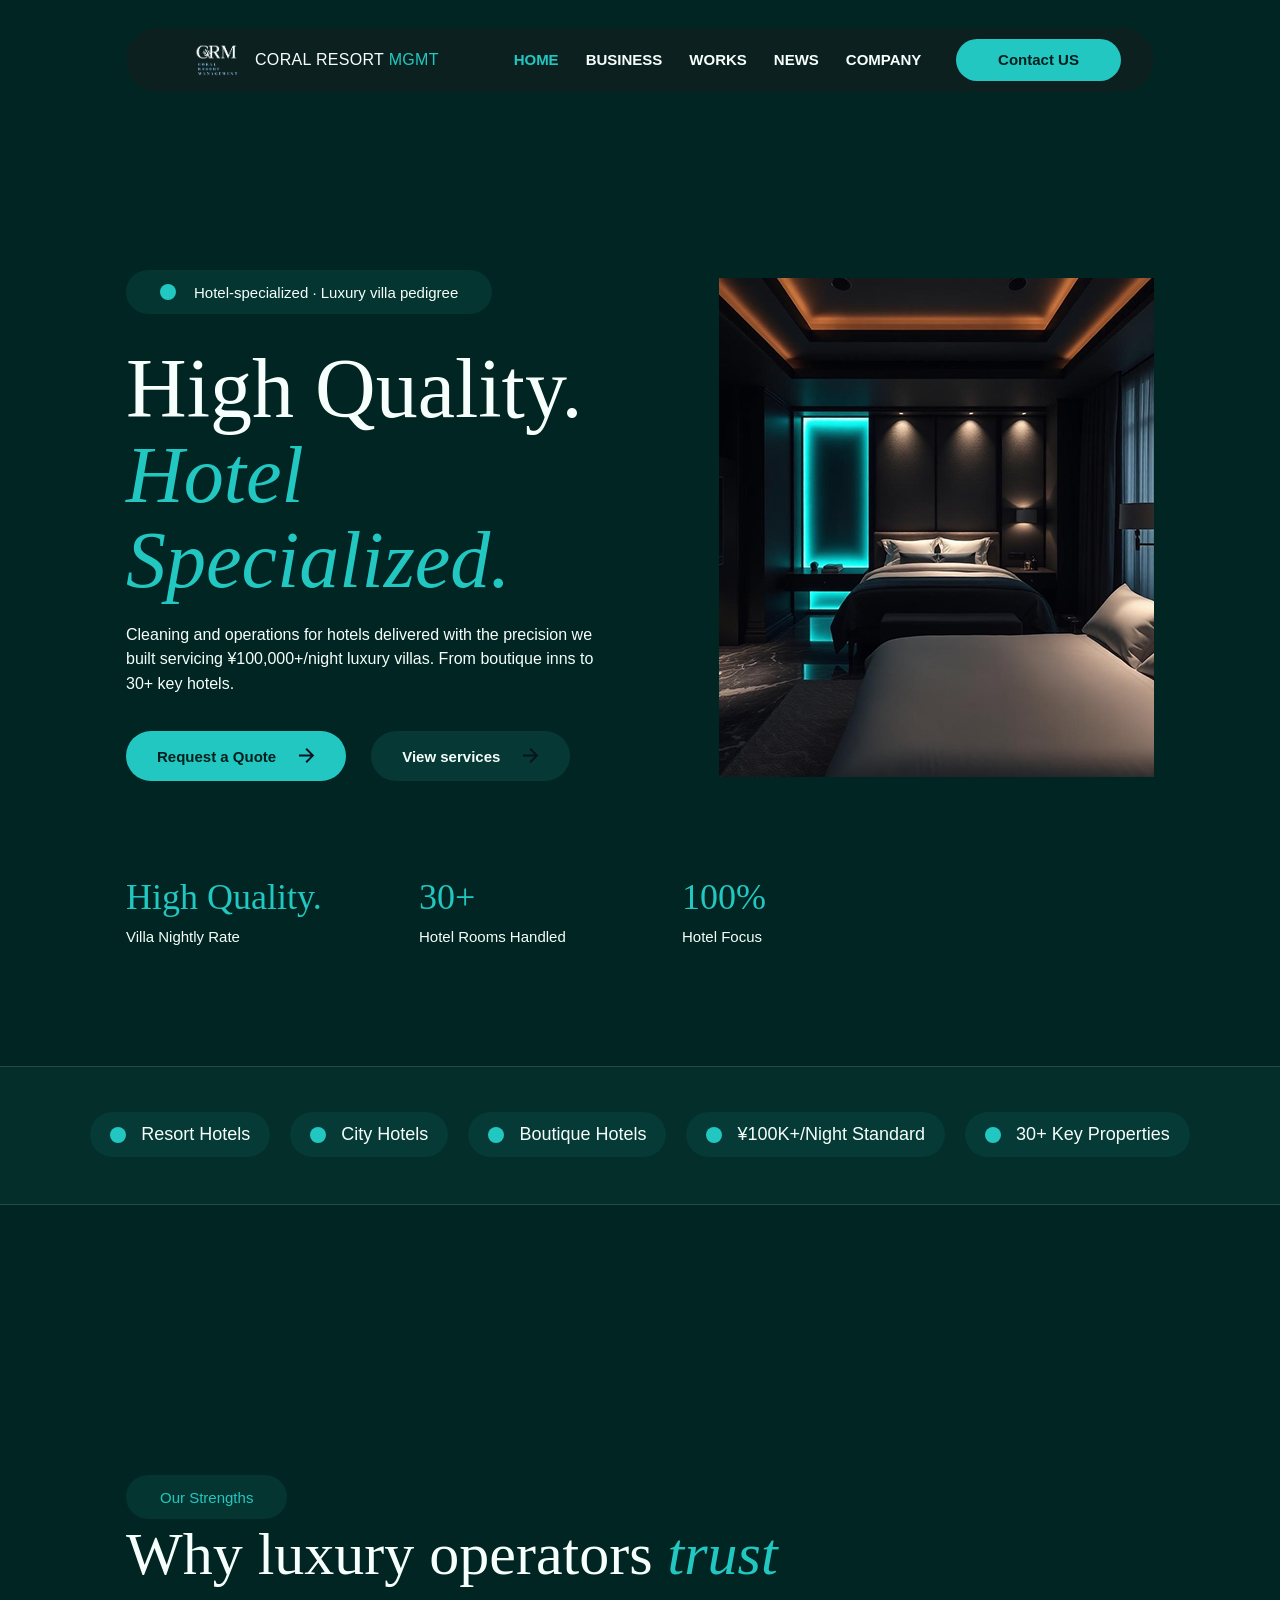
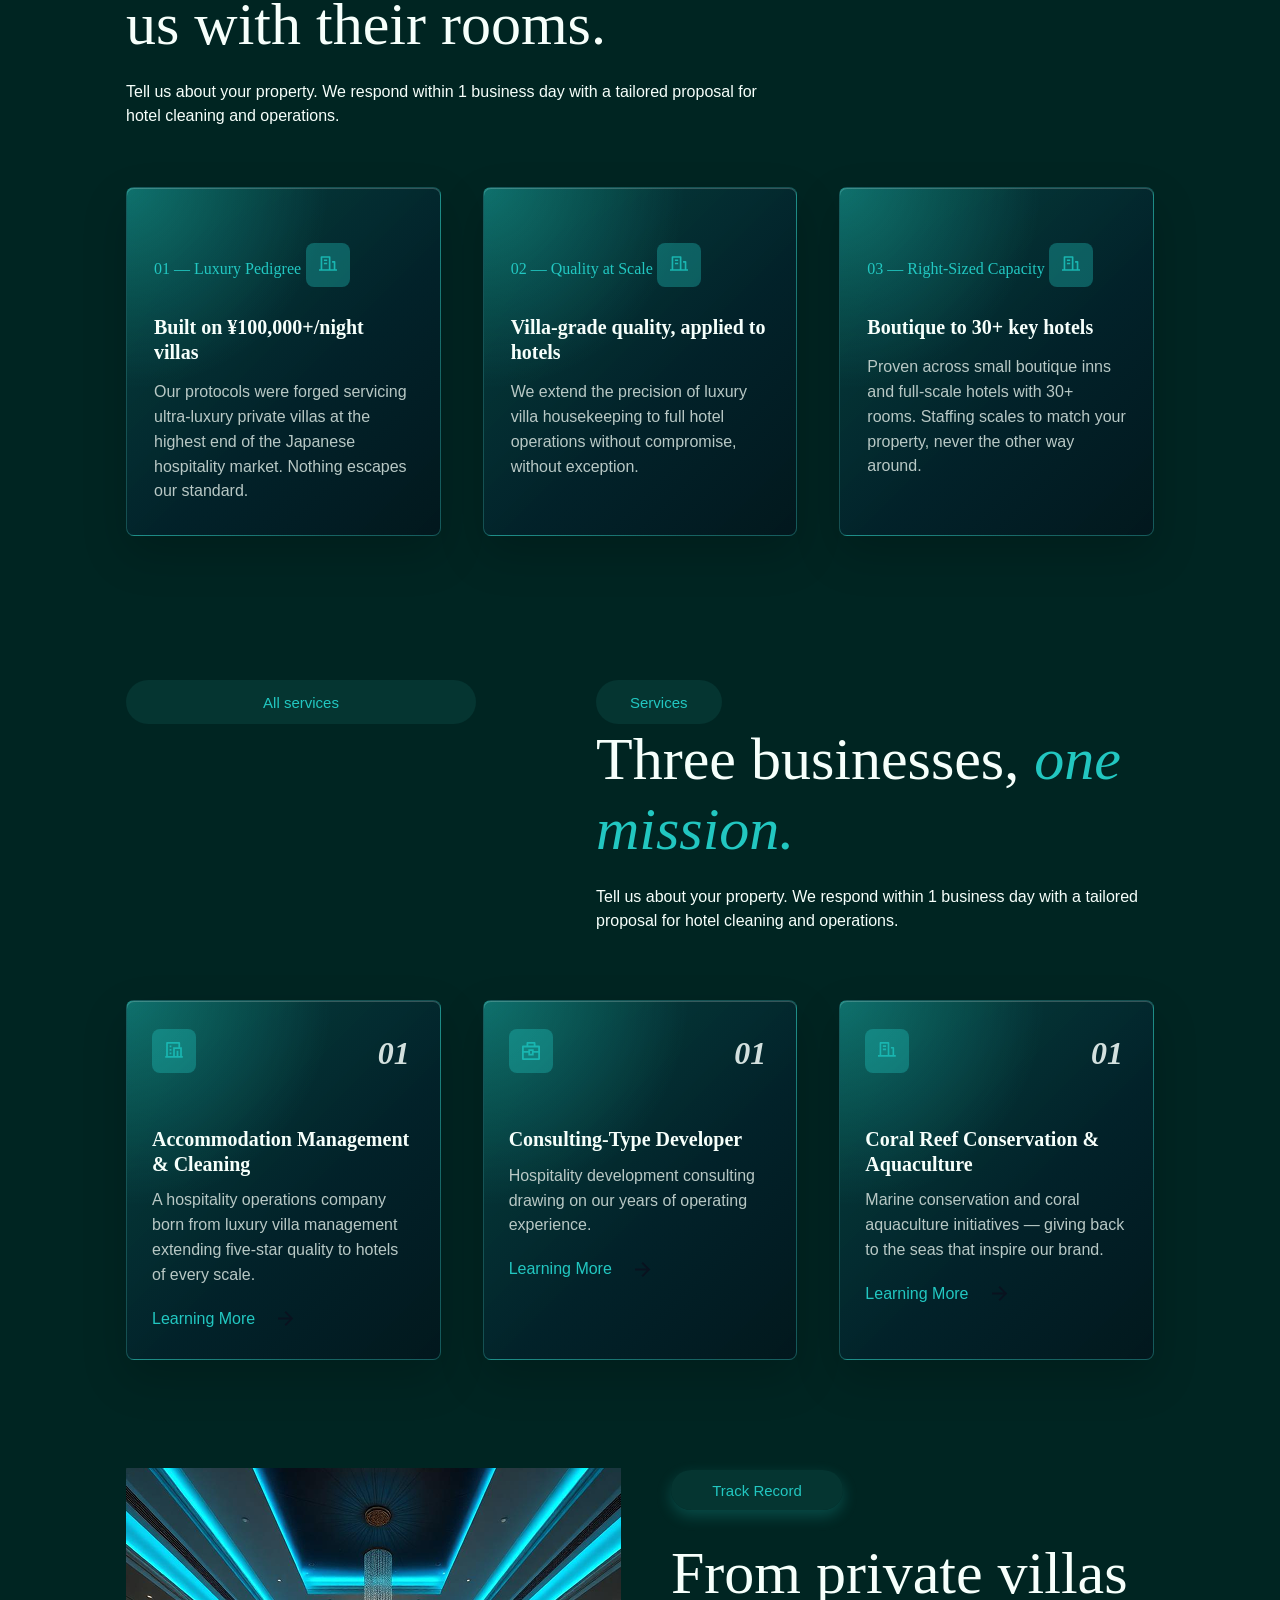
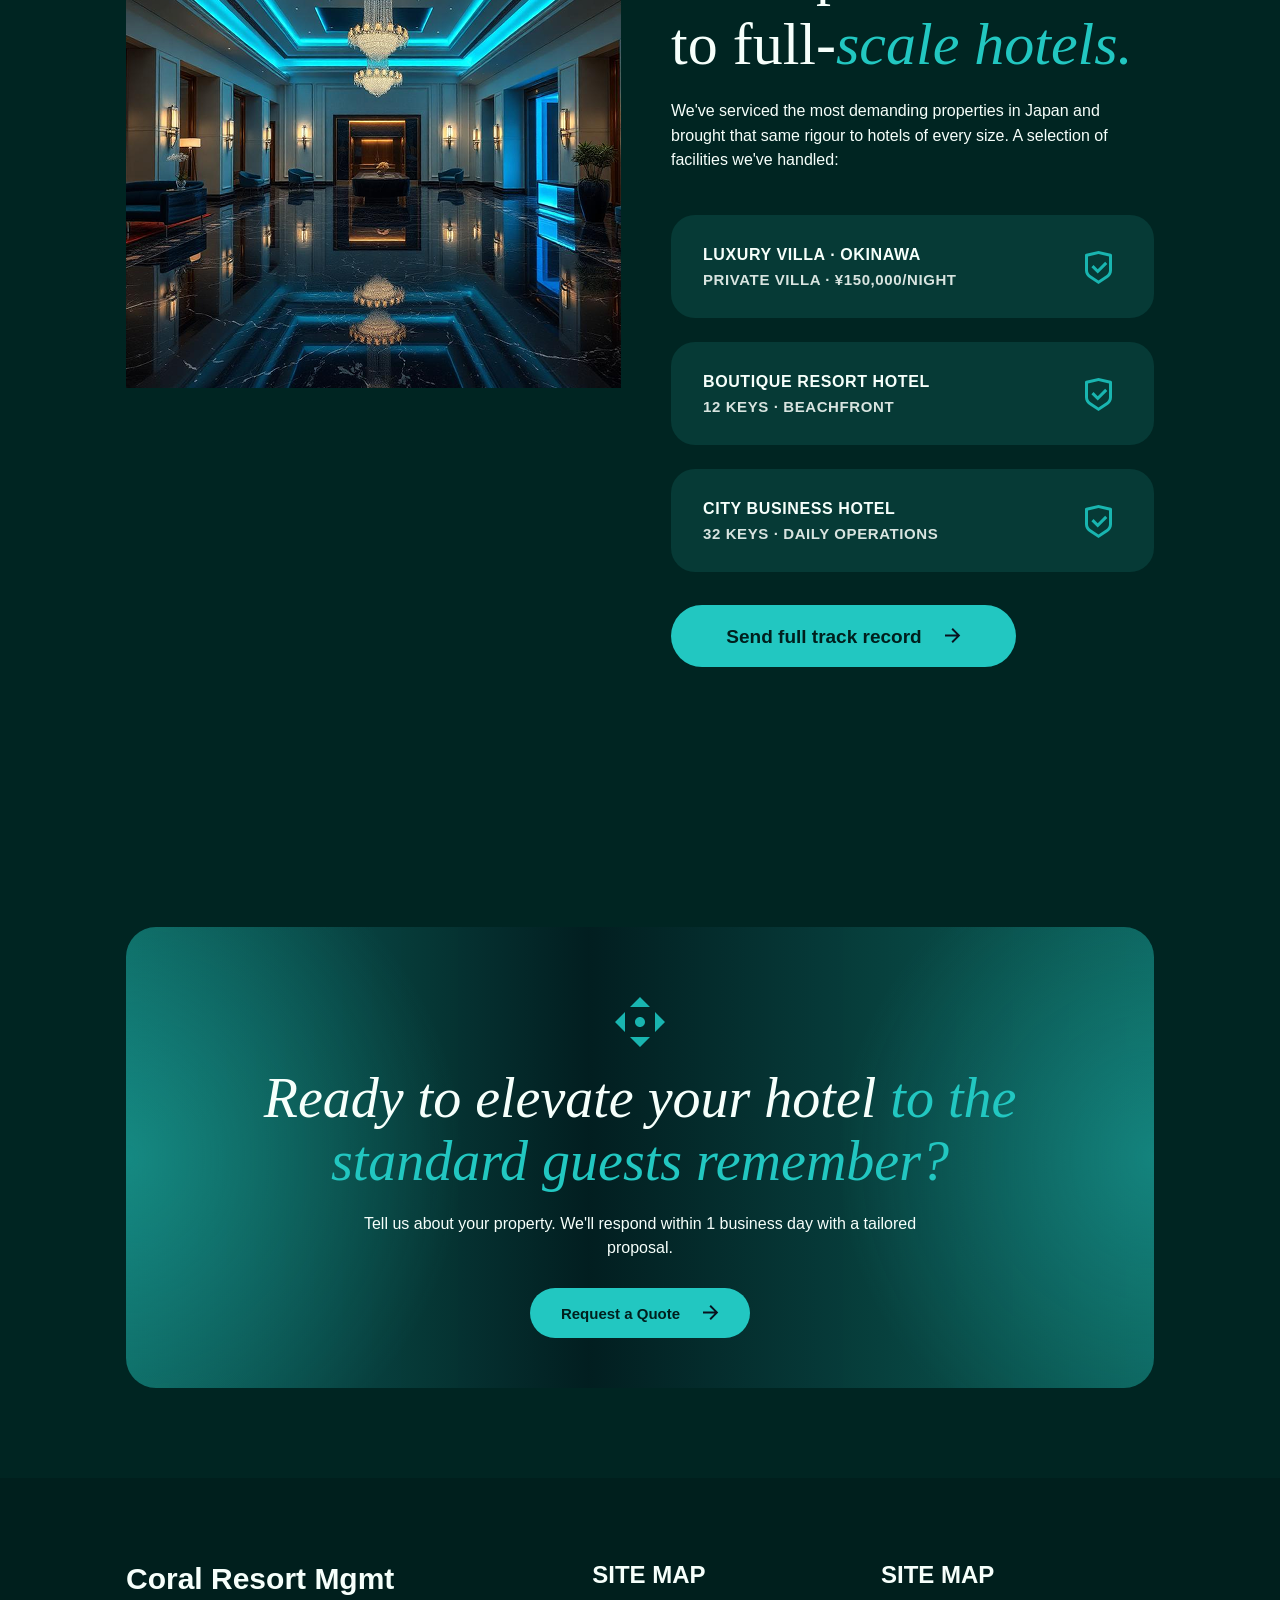
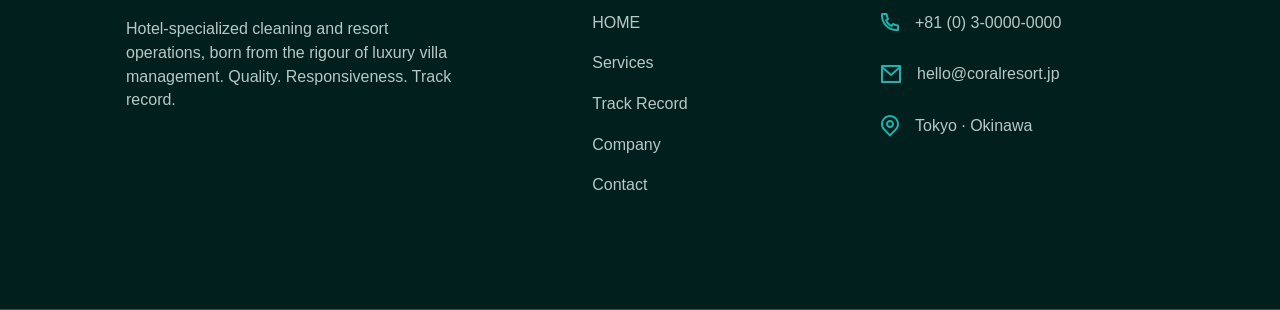
<file: index.html>
<!doctype html>
<html lang="en">
  <head>
    <meta charset="utf-8">
    <meta name="viewport" content="width=device-width, initial-scale=1">
    <title>Coral Resort Management | Homepage</title>
    <link rel="stylesheet" href="./styles.css">
    <link rel="stylesheet" href="./index.css">
  </head>
  <body>
    <header class="site-header">
      <div class="nav-shell container">
        <a class="brand" href="./index.html" aria-label="Coral Resort Management home">
          <span class="logo-frame">
            <img src="./assets/images/crm-logo.png" alt="Coral Resort Management logo">
          </span>
          <span class="brand-name">Coral Resort <span>MGMT</span></span>
        </a>
        <nav class="primary-nav" aria-label="Primary navigation">
          <a href="./index.html" aria-current="page">Home</a>
          <a href="./business-page.html">Business</a>
          <a href="./works.html">Works</a>
          <a href="./news-page.html">News</a>
          <a href="./company.html">Company</a>
        </nav>
        <a class="nav-cta" href="./contact-us.html">Contact US</a>
      </div>
    </header>

    <main>
      <section class="home-hero" aria-labelledby="home-hero-title">
        <div class="container home-hero-grid">
          <div>
            <p class="page-kicker has-dot">Hotel-specialized &middot; Luxury villa pedigree</p>
            <h1 class="display-title" id="home-hero-title">High Quality.<em>Hotel Specialized.</em></h1>
            <p class="hero-copy">Cleaning and operations for hotels delivered with the precision we built servicing &yen;100,000+/night luxury villas. From boutique inns to 30+ key hotels.</p>
            <div class="button-row" aria-label="Primary calls to action">
              <a class="btn" href="./contact-us.html">Request a Quote</a>
              <a class="btn secondary" href="./business-page.html">View services</a>
            </div>
            <dl class="hero-stats" aria-label="Company highlights">
              <div class="hero-stat">
                <dt><strong>High Quality.</strong></dt>
                <dd><span>Villa Nightly Rate</span></dd>
              </div>
              <div class="hero-stat">
                <dt><strong>30+</strong></dt>
                <dd><span>Hotel Rooms Handled</span></dd>
              </div>
              <div class="hero-stat">
                <dt><strong>100%</strong></dt>
                <dd><span>Hotel Focus</span></dd>
              </div>
            </dl>
          </div>
          <figure class="image-frame hero-visual">
            <img src="./assets/images/hero-img.png" alt="image of a premium hotel bedroom with resort lighting">
          </figure>
        </div>
      </section>

      <section class="feature-strip" aria-label="Service focus areas">
        <div class="container tag-list">
          <span class="tag-pill">Resort Hotels</span>
          <span class="tag-pill">City Hotels</span>
          <span class="tag-pill">Boutique Hotels</span>
          <span class="tag-pill">&yen;100K+/Night Standard</span>
          <span class="tag-pill">30+ Key Properties</span>
        </div>
      </section>

      <section class="home-strengths" aria-labelledby="strengths-title">
        <div class="container">
          <p class="pill">Our Strengths</p>
          <h2 class="section-title" id="strengths-title">Why luxury operators <em>trust</em><br>us with their rooms.</h2>
          <p class="section-copy">Tell us about your property. We respond within 1 business day with a tailored proposal for hotel cleaning and operations.</p>
          <div class="cards-grid">
            <article class="glass-card strength-card">
              <small>01 — Luxury Pedigree</small>
              <span class="card-icon" role="img"></span>
              <h3>Built on &yen;100,000+/night villas</h3>
              <p>Our protocols were forged servicing ultra-luxury private villas at the highest end of the Japanese hospitality market. Nothing escapes our standard.</p>
            </article>
            <article class="glass-card strength-card">
              <small>02 — Quality at Scale</small>
              <span class="card-icon" role="img"></span>
              <h3>Villa-grade quality, applied to hotels</h3>
              <p>We extend the precision of luxury villa housekeeping to full hotel operations without compromise, without exception.</p>
            </article>
            <article class="glass-card strength-card">
              <small>03 — Right-Sized Capacity</small>
              <span class="card-icon" role="img"></span>
              <h3>Boutique to 30+ key hotels</h3>
              <p>Proven across small boutique inns and full-scale hotels with 30+ rooms. Staffing scales to match your property, never the other way around.</p>
            </article>
          </div>
        </div>
      </section>

      <section class="home-services" aria-labelledby="services-title">
        <div class="container">
          <div class="service-intro">
            <a class="pill" href="./business-page.html">All services</a>
            <div>
              <p class="pill">Services</p>
              <h2 class="section-title" id="services-title">Three businesses, <em>one mission.</em></h2>
              <p class="section-copy">Tell us about your property. We respond within 1 business day with a tailored proposal for hotel cleaning and operations.</p>
            </div>
          </div>
          <div class="cards-grid service-cards">
            <article class="glass-card service-card">
              <span class="card-icon" role="img"></span>
              <span class="service-number">01</span>
              <h3>Accommodation Management &amp; Cleaning</h3>
              <p>A hospitality operations company born from luxury villa management extending five-star quality to hotels of every scale.</p>
              <a class="text-link" href="./business-page.html">Learning More</a>
            </article>
            <article class="glass-card service-card">
              <span class="card-icon" role="img"></span>
              <span class="service-number">01</span>
              <h3>Consulting-Type Developer</h3>
              <p>Hospitality development consulting drawing on our years of operating experience.</p>
              <a class="text-link" href="./business-page.html">Learning More</a>
            </article>
            <article class="glass-card service-card">
              <span class="card-icon" role="img"></span>
              <span class="service-number">01</span>
              <h3>Coral Reef Conservation &amp; Aquaculture</h3>
              <p>Marine conservation and coral aquaculture initiatives &mdash; giving back to the seas that inspire our brand.</p>
              <a class="text-link" href="./business-page.html">Learning More</a>
            </article>
          </div>
        </div>
      </section>

      <section class="track-section" aria-labelledby="track-title">
        <div class="container track-grid">
          <figure class="image-frame track-image">
            <img src="./assets/images/strength-main-img.png" alt="image of a luxury resort lobby">
          </figure>
          <div class="track-copy">
            <span class="pill" aria-hidden="true">Track Record</span>
            <h2 class="section-title" id="track-title">From private villas to full-<em>scale hotels.</em></h2>
            <p class="section-copy">We've serviced the most demanding properties in Japan and brought that same rigour to hotels of every size. A selection of facilities we've handled:</p>
            <ul class="property-list">
              <li>
                <span><strong>Luxury Villa &middot; Okinawa</strong><span>Private villa &middot; &yen;150,000/night</span></span>
                <span role="img">
                  <img src="./assets/images/shield.svg" alt="shield icon">
                </span>
              </li>
              <li>
                <span><strong>Boutique Resort Hotel</strong><span>12 keys &middot; Beachfront</span></span>
                <span role="img">
                  <img src="./assets/images/shield.svg" alt="shield icon">
                </span>
              </li>
              <li>
                <span><strong>City Business Hotel</strong><span>32 keys &middot; Daily operations</span></span>
                <span role="img">
                  <img src="./assets/images/shield.svg" alt="shield icon">
                </span>
              </li>
            </ul>
            <a class="btn large" href="./works.html">Send full track record</a>
          </div>
        </div>
      </section>

      <section class="home-cta" aria-labelledby="home-cta-title">
        <div class="container">
          <div class="cta-panel rounded">
            <div>
              <img src="./assets/images/footer.svg" alt="an icon of a directional control">
              <h2 id="home-cta-title">Ready to elevate your hotel <em>to the<br>standard guests remember?</em></h2>
              <p>Tell us about your property. We'll respond within 1 business day with a tailored proposal.</p>
              <a class="btn" href="./contact-us.html">Request a Quote</a>
            </div>
          </div>
        </div>
      </section>
    </main>

    <footer class="site-footer">
      <div class="container footer-grid">
        <section aria-labelledby="footer-brand-title">
          <h2 id="footer-brand-title">Coral Resort Mgmt</h2>
          <p>Hotel-specialized cleaning and resort operations, born from the rigour of luxury villa management. Quality. Responsiveness. Track record.</p>
        </section>
        <nav aria-labelledby="footer-nav-title">
          <h3 id="footer-nav-title">Site Map</h3>
          <div class="footer-links">
            <a href="./index.html">HOME</a>
            <a href="./business-page.html">Services</a>
            <a href="./works.html">Track Record</a>
            <a href="./company.html">Company</a>
            <a href="./contact-us.html">Contact</a>
          </div>
        </nav>
        <section aria-labelledby="footer-contact-title">
          <h3 id="footer-contact-title">Site Map</h3>
          <address class="contact-lines">
            <a class="contact-line" href="tel:+810300000000">
              <img src="./assets/images/phone.svg" alt="phone icon">
              +81 (0) 3-0000-0000
            </a>
            <a class="contact-line" href="mailto:hello@coralresort.jp">
              <img src="./assets/images/mail.svg" alt="inbox/mail icon">
              hello@coralresort.jp
            </a>
            <span class="contact-line" data-icon="&#8982;">
              <img src="./assets/images/location.svg" alt="map pin icon">
              Tokyo &middot; Okinawa
            </span>
          </address>
        </section>
      </div>
    </footer>
  </body>
</html>
</file>
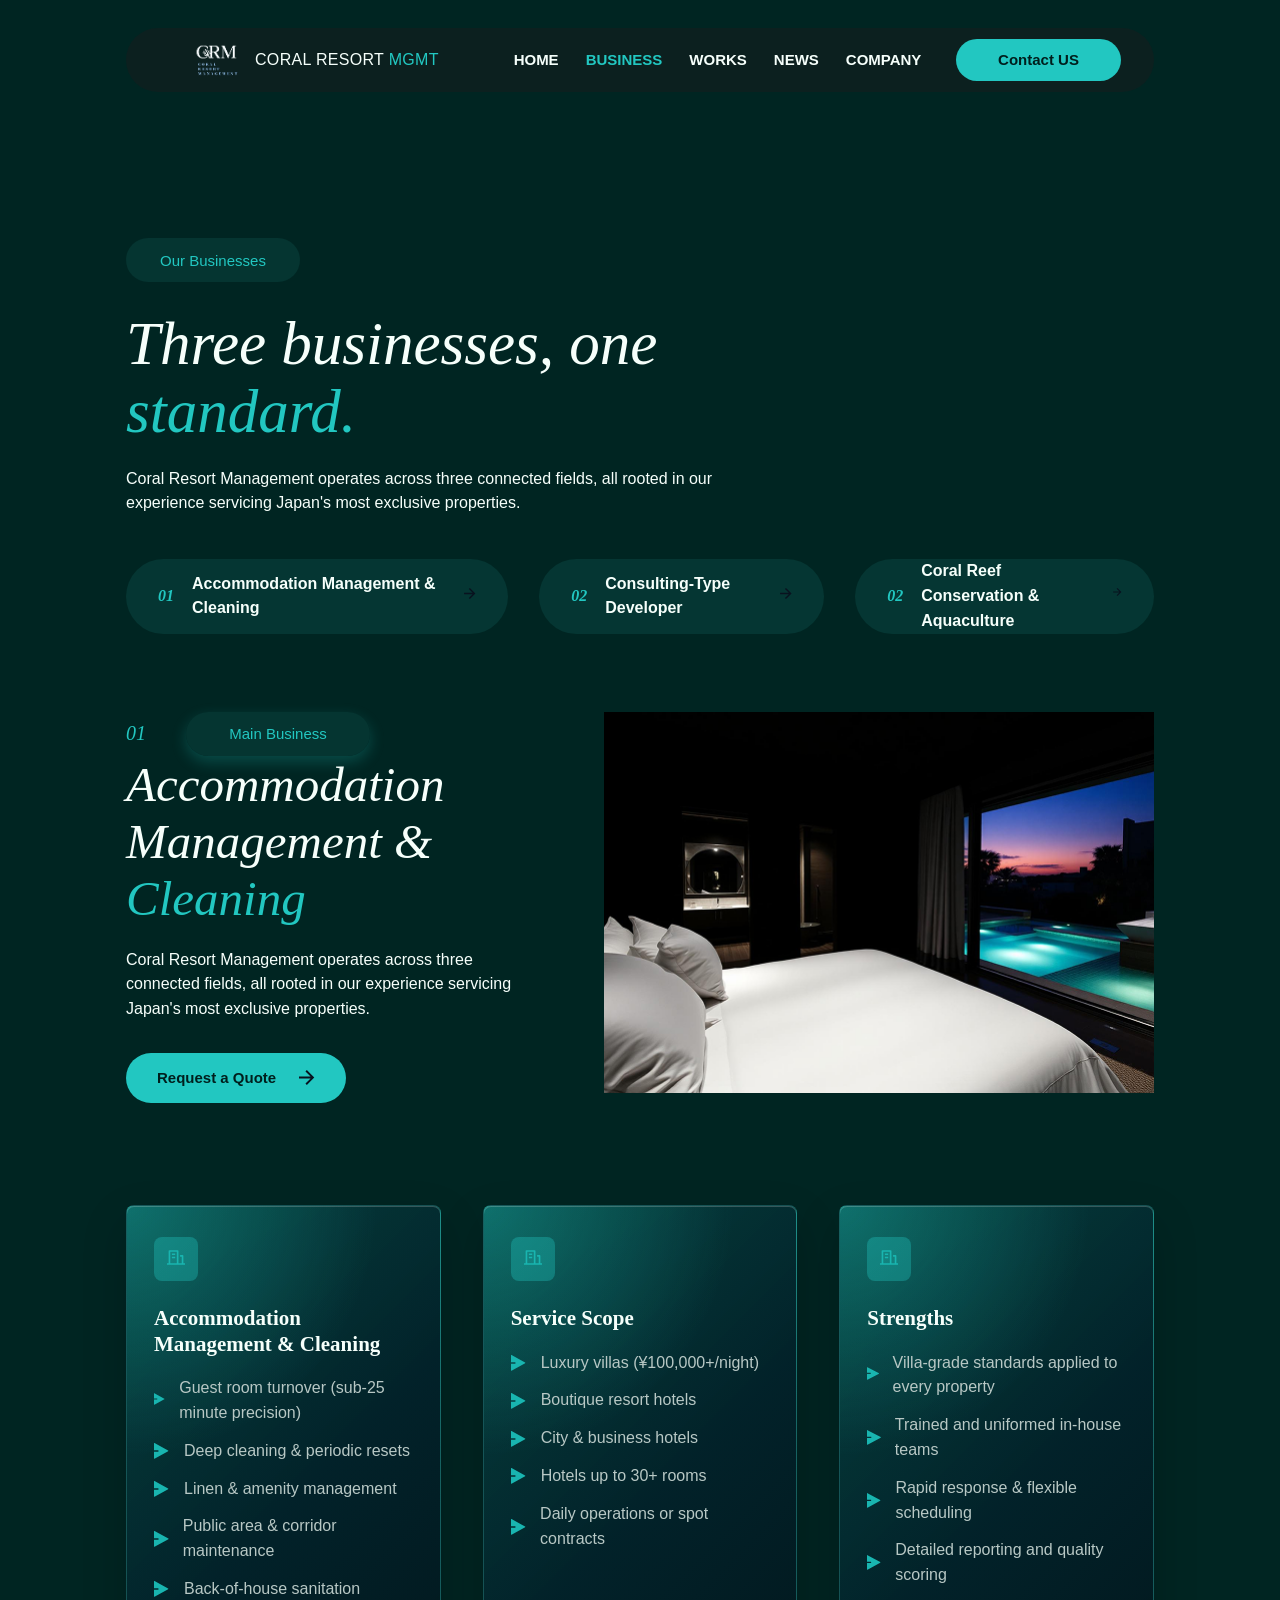
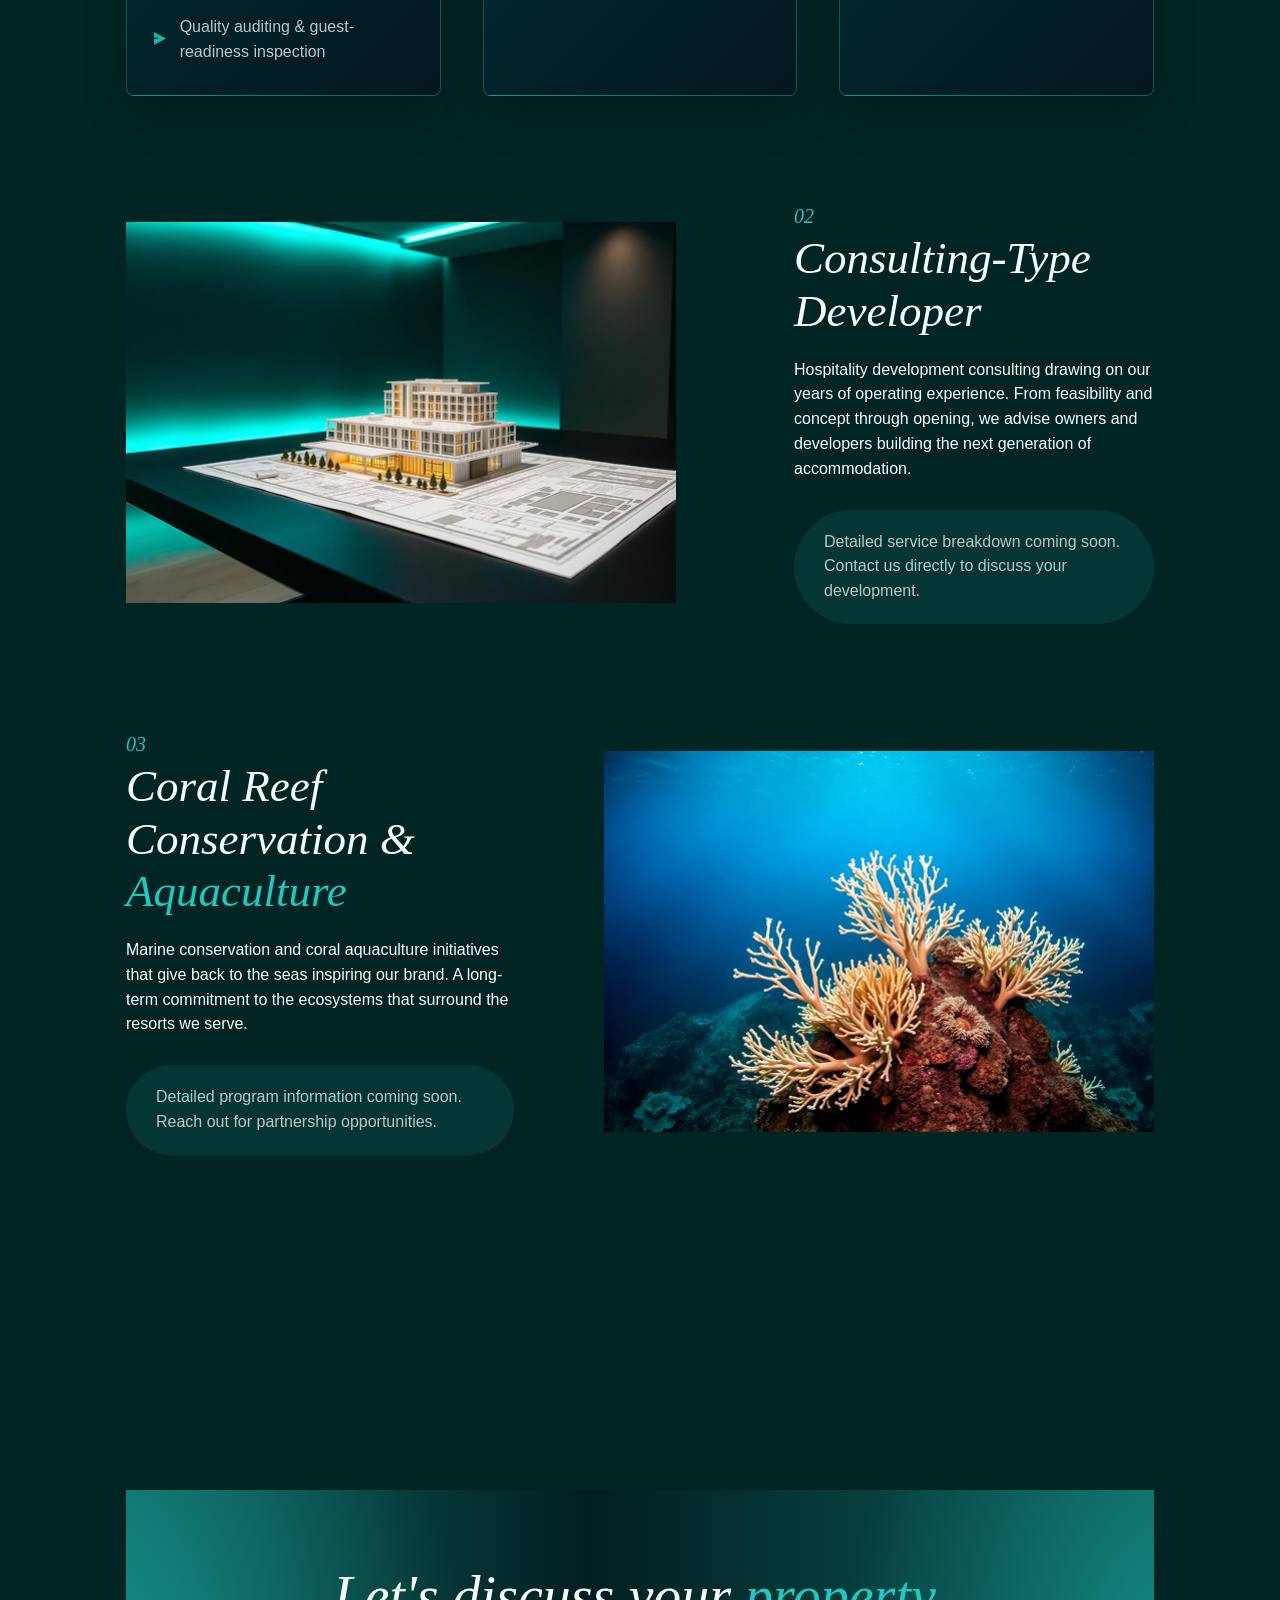
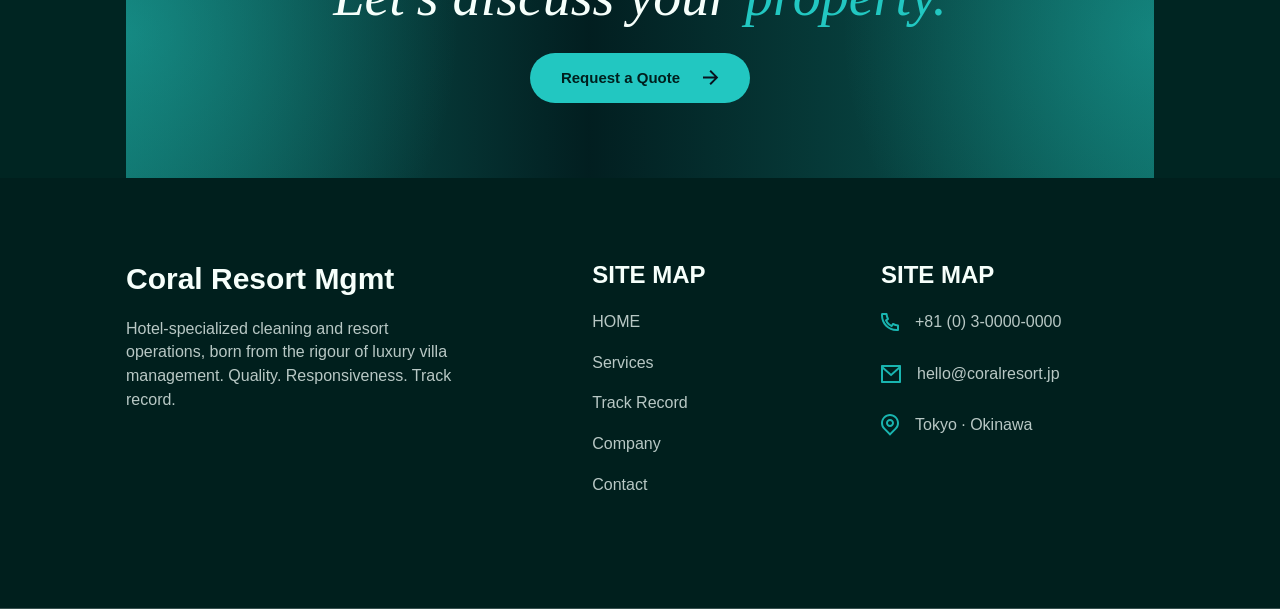
<file: business-page.html>
<!doctype html>
<html lang="en">
  <head>
    <meta charset="utf-8">
    <meta name="viewport" content="width=device-width, initial-scale=1">
    <title>Coral Resort Management | Business</title>
    <link rel="stylesheet" href="./styles.css">
    <link rel="stylesheet" href="./business-page.css">
  </head>
  <body>
    <header class="site-header">
      <div class="nav-shell container">
        <a class="brand" href="./index.html" aria-label="Coral Resort Management home">
          <span class="logo-frame"><img src="./assets/images/crm-logo.png" alt="Coral Resort Management logo"></span>
          <span class="brand-name">Coral Resort <span>MGMT</span></span>
        </a>
        <nav class="primary-nav" aria-label="Primary navigation">
          <a href="./index.html">Home</a>
          <a href="./business-page.html" aria-current="page">Business</a>
          <a href="./works.html">Works</a>
          <a href="./news-page.html">News</a>
          <a href="./company.html">Company</a>
        </nav>
        <a class="nav-cta" href="./contact-us.html">Contact US</a>
      </div>
    </header>

    <main>
      <section class="business-hero" aria-labelledby="business-title">
        <div class="container">
          <p class="page-kicker">Our Businesses</p>
          <h1 class="display-title" id="business-title">Three businesses, one <em>standard.</em></h1>
          <p class="hero-copy">Coral Resort Management operates across three connected fields, all rooted in our experience servicing Japan's most exclusive properties.</p>
          <nav class="business-tabs" aria-label="Business sections">
            <a class="business-tab" href="#accommodation"><span>01</span>Accommodation Management &amp; Cleaning</a>
            <a class="business-tab" href="#developer"><span>02</span>Consulting-Type Developer</a>
            <a class="business-tab" href="#conservation"><span>02</span>Coral Reef Conservation &amp; Aquaculture</a>
          </nav>
        </div>
      </section>

      <section class="business-section" id="accommodation" aria-labelledby="accommodation-title">
        <div class="container">
          <div class="business-main-grid">
            <div>
              <div class="sect-num__and__aqua-bar">
                <span class="section-number">01</span>
                <span class="aqua-bar page-kicker" aria-hidden="true">Main Business</span>
              </div>
              <h2 class="section-title" id="accommodation-title">Accommodation Management &amp; <em>Cleaning</em></h2>
              <p class="section-copy">Coral Resort Management operates across three connected fields, all rooted in our experience servicing Japan's most exclusive properties.</p>
              <a class="btn" href="./contact-us.html">Request a Quote</a>
            </div>
            <figure class="image-frame">
              <img src="./assets/images/business-img-1.png" alt="image of a premium resort bedroom">
            </figure>
          </div>

          <div class="cards-grid scope-cards">
            <article class="glass-card scope-card">
              <span class="card-icon" role="img"></span>
              <h3>Accommodation Management &amp; Cleaning</h3>
              <ul class="info-list">
                <li>Guest room turnover (sub-25 minute precision)</li>
                <li>Deep cleaning &amp; periodic resets</li>
                <li>Linen &amp; amenity management</li>
                <li>Public area &amp; corridor maintenance</li>
                <li>Back-of-house sanitation</li>
                <li>Quality auditing &amp; guest-readiness inspection</li>
              </ul>
            </article>
            <article class="glass-card scope-card">
              <span class="card-icon" role="img"></span>
              <h3>Service Scope</h3>
              <ul class="info-list">
                <li>Luxury villas (&yen;100,000+/night)</li>
                <li>Boutique resort hotels</li>
                <li>City &amp; business hotels</li>
                <li>Hotels up to 30+ rooms</li>
                <li>Daily operations or spot contracts</li>
              </ul>
            </article>
            <article class="glass-card scope-card">
              <span class="card-icon" role="img"></span>
              <h3>Strengths</h3>
              <ul class="info-list">
                <li>Villa-grade standards applied to every property</li>
                <li>Trained and uniformed in-house teams</li>
                <li>Rapid response &amp; flexible scheduling</li>
                <li>Detailed reporting and quality scoring</li>
              </ul>
            </article>
          </div>
        </div>
      </section>

      <section class="business-detail" id="developer" aria-labelledby="developer-title">
        <div class="container detail-grid">
          <figure class="image-frame">
            <img src="./assets/images/business-img-2.png" alt="image of a hospitality development model">
          </figure>
          <div class="detail-copy">
            <span class="section-number">02</span>
            <h2 class="section-title" id="developer-title">Consulting-Type Developer</h2>
            <p class="section-copy">Hospitality development consulting drawing on our years of operating experience. From feasibility and concept through opening, we advise owners and developers building the next generation of accommodation.</p>
            <p class="detail-note">Detailed service breakdown coming soon. Contact us directly to discuss your development.</p>
          </div>
        </div>
      </section>

      <section class="business-detail" id="conservation" aria-labelledby="conservation-title">
        <div class="container detail-grid reverse">
          <div class="detail-copy">
            <span class="section-number">03</span>
            <h2 class="section-title" id="conservation-title">Coral Reef Conservation &amp; <em>Aquaculture</em></h2>
            <p class="section-copy">Marine conservation and coral aquaculture initiatives that give back to the seas inspiring our brand. A long-term commitment to the ecosystems that surround the resorts we serve.</p>
            <p class="detail-note">Detailed program information coming soon. Reach out for partnership opportunities.</p>
          </div>
          <figure class="image-frame">
            <img src="./assets/images/business-img-3.png" alt="image of coral reef aquaculture">
          </figure>
        </div>
      </section>

      <section class="business-cta" aria-labelledby="business-cta-title">
        <div class="container">
          <div class="cta-panel">
            <div>
              <h2 id="business-cta-title">Let's discuss your <em>property.</em></h2>
              <a class="btn" href="./contact-us.html">Request a Quote</a>
            </div>
          </div>
        </div>
      </section>
    </main>

    <footer class="site-footer">
      <div class="container footer-grid">
        <section aria-labelledby="footer-brand-title">
          <h2 id="footer-brand-title">Coral Resort Mgmt</h2>
          <p>Hotel-specialized cleaning and resort operations, born from the rigour of luxury villa management. Quality. Responsiveness. Track record.</p>
        </section>
        <nav aria-labelledby="footer-nav-title">
          <h3 id="footer-nav-title">Site Map</h3>
          <div class="footer-links">
            <a href="./index.html">HOME</a>
            <a href="./business-page.html">Services</a>
            <a href="./works.html">Track Record</a>
            <a href="./company.html">Company</a>
            <a href="./contact-us.html">Contact</a>
          </div>
        </nav>
        <section aria-labelledby="footer-contact-title">
          <h3 id="footer-contact-title">Site Map</h3>
          <address class="contact-lines">
            <a class="contact-line" href="tel:+810300000000">
              <img src="./assets/images/phone.svg" alt="phone icon">
              +81 (0) 3-0000-0000
            </a>
            <a class="contact-line" href="mailto:hello@coralresort.jp">
              <img src="./assets/images/mail.svg" alt="inbox/mail icon">
              hello@coralresort.jp
            </a>
            <span class="contact-line">
              <img src="./assets/images/location.svg" alt="map pin icon">
              Tokyo &middot; Okinawa
            </span>
          </address>
        </section>
      </div>
    </footer>
  </body>
</html>
</file>
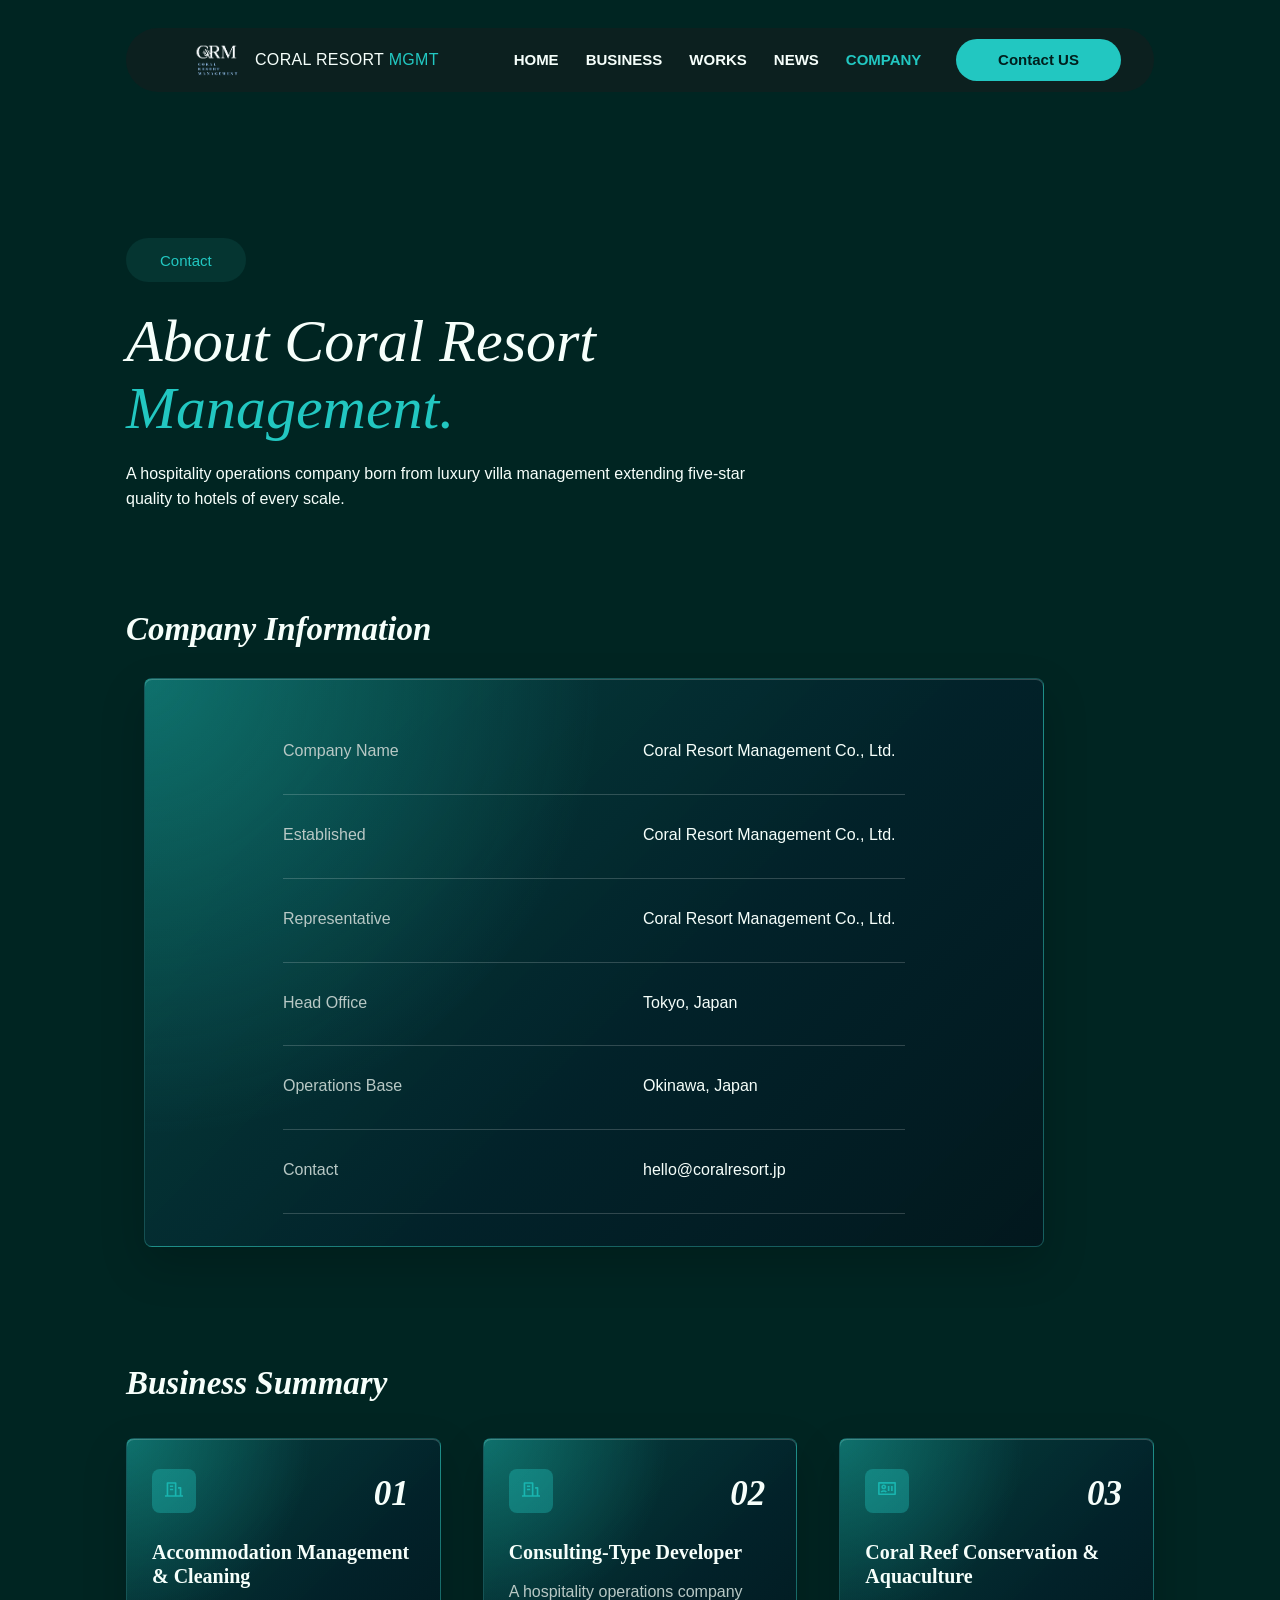
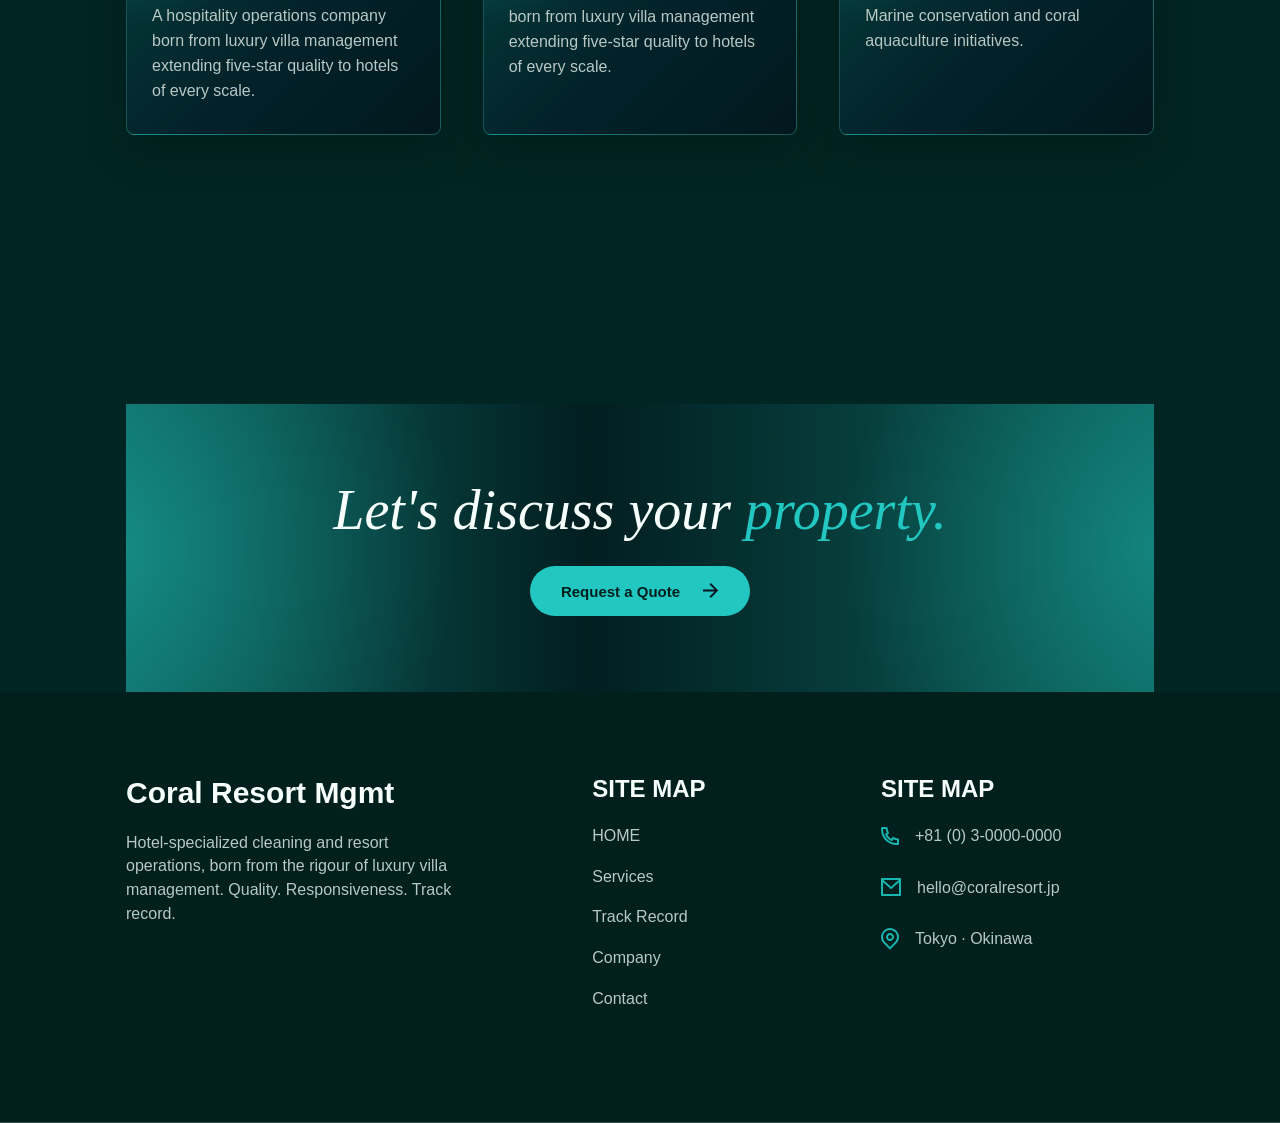
<file: company.html>
<!doctype html>
<html lang="en">
  <head>
    <meta charset="utf-8">
    <meta name="viewport" content="width=device-width, initial-scale=1">
    <title>Coral Resort Management | Company</title>
    <link rel="stylesheet" href="./styles.css">
    <link rel="stylesheet" href="./company.css">
  </head>
  <body>
    <header class="site-header">
      <div class="nav-shell container">
        <a class="brand" href="./index.html" aria-label="Coral Resort Management home">
          <span class="logo-frame"><img src="./assets/images/crm-logo.png" alt="Coral Resort Management logo"></span>
          <span class="brand-name">Coral Resort <span>MGMT</span></span>
        </a>
        <nav class="primary-nav" aria-label="Primary navigation">
          <a href="./index.html">Home</a>
          <a href="./business-page.html">Business</a>
          <a href="./works.html">Works</a>
          <a href="./news-page.html">News</a>
          <a href="./company.html" aria-current="page">Company</a>
        </nav>
        <a class="nav-cta" href="./contact-us.html">Contact US</a>
      </div>
    </header>

    <main>
      <section class="company-hero" aria-labelledby="company-title">
        <div class="container">
          <p class="page-kicker">Contact</p>
          <h1 class="display-title" id="company-title">About Coral Resort <em>Management.</em></h1>
          <p class="hero-copy">A hospitality operations company born from luxury villa management extending five-star quality to hotels of every scale.</p>
        </div>
      </section>

      <section class="company-info" aria-labelledby="company-info-title">
        <div class="container">
          <h2 class="content-heading" id="company-info-title">Company Information</h2>
          <div class="glass-card company-table">
            <dl>
              <div class="row">
                <dt>Company Name</dt>
                <dd>Coral Resort Management Co., Ltd.</dd>
              </div>
              <div class="row">
                <dt>Established</dt>
                <dd>Coral Resort Management Co., Ltd.</dd>
              </div>
              <div class="row">
                <dt>Representative</dt>
                <dd>Coral Resort Management Co., Ltd.</dd>
              </div>
              <div class="row">
                <dt>Head Office</dt>
                <dd>Tokyo, Japan</dd>
              </div>
              <div class="row">
                <dt>Operations Base</dt>
                <dd>Okinawa, Japan</dd>
              </div>
              <div class="row">
                <dt>Contact</dt>
                <dd><a href="mailto:hello@coralresort.jp">hello@coralresort.jp</a></dd>
              </div>
            </dl>
          </div>
        </div>
      </section>

      <section class="business-summary" aria-labelledby="summary-title">
        <div class="container">
          <h2 class="content-heading" id="summary-title">Business Summary</h2>
          <div class="cards-grid summary-cards">
            <article class="glass-card summary-card">
              <span class="card-icon" role="img"></span>
              <span class="service-number">01</span>
              <h3>Accommodation Management &amp; Cleaning</h3>
              <p>A hospitality operations company born from luxury villa management extending five-star quality to hotels of every scale.</p>
            </article>
            <article class="glass-card summary-card">
              <span class="card-icon" role="img"></span>
              <span class="service-number">02</span>
              <h3>Consulting-Type Developer</h3>
              <p>A hospitality operations company born from luxury villa management extending five-star quality to hotels of every scale.</p>
            </article>
            <article class="glass-card summary-card">
              <span class="card-icon" role="img"></span>
              <span class="service-number">03</span>
              <h3>Coral Reef Conservation &amp; Aquaculture</h3>
              <p>Marine conservation and coral aquaculture initiatives.</p>
            </article>
          </div>
        </div>
      </section>

      <section class="company-cta" aria-labelledby="company-cta-title">
        <div class="container">
          <div class="cta-panel">
            <div>
              <h2 id="company-cta-title">Let's discuss your <em>property.</em></h2>
              <a class="btn" href="./contact-us.html">Request a Quote</a>
            </div>
          </div>
        </div>
      </section>
    </main>

    <footer class="site-footer">
      <div class="container footer-grid">
        <section aria-labelledby="footer-brand-title">
          <h2 id="footer-brand-title">Coral Resort Mgmt</h2>
          <p>Hotel-specialized cleaning and resort operations, born from the rigour of luxury villa management. Quality. Responsiveness. Track record.</p>
        </section>
        <nav aria-labelledby="footer-nav-title">
          <h3 id="footer-nav-title">Site Map</h3>
          <div class="footer-links">
            <a href="./index.html">HOME</a>
            <a href="./business-page.html">Services</a>
            <a href="./works.html">Track Record</a>
            <a href="./company.html">Company</a>
            <a href="./contact-us.html">Contact</a>
          </div>
        </nav>
        <section aria-labelledby="footer-contact-title">
          <h3 id="footer-contact-title">Site Map</h3>
          <address class="contact-lines">
            <a class="contact-line" href="tel:+810300000000">
              <img src="./assets/images/phone.svg" alt="phone icon">
              +81 (0) 3-0000-0000
            </a>
            <a class="contact-line" href="mailto:hello@coralresort.jp">
              <img src="./assets/images/mail.svg" alt="inbox/mail icon">
              hello@coralresort.jp
            </a>
            <span class="contact-line">
              <img src="./assets/images/location.svg" alt="map pin icon">
              Tokyo &middot; Okinawa
            </span>
          </address>
        </section>
      </div>
    </footer>
  </body>
</html>
</file>
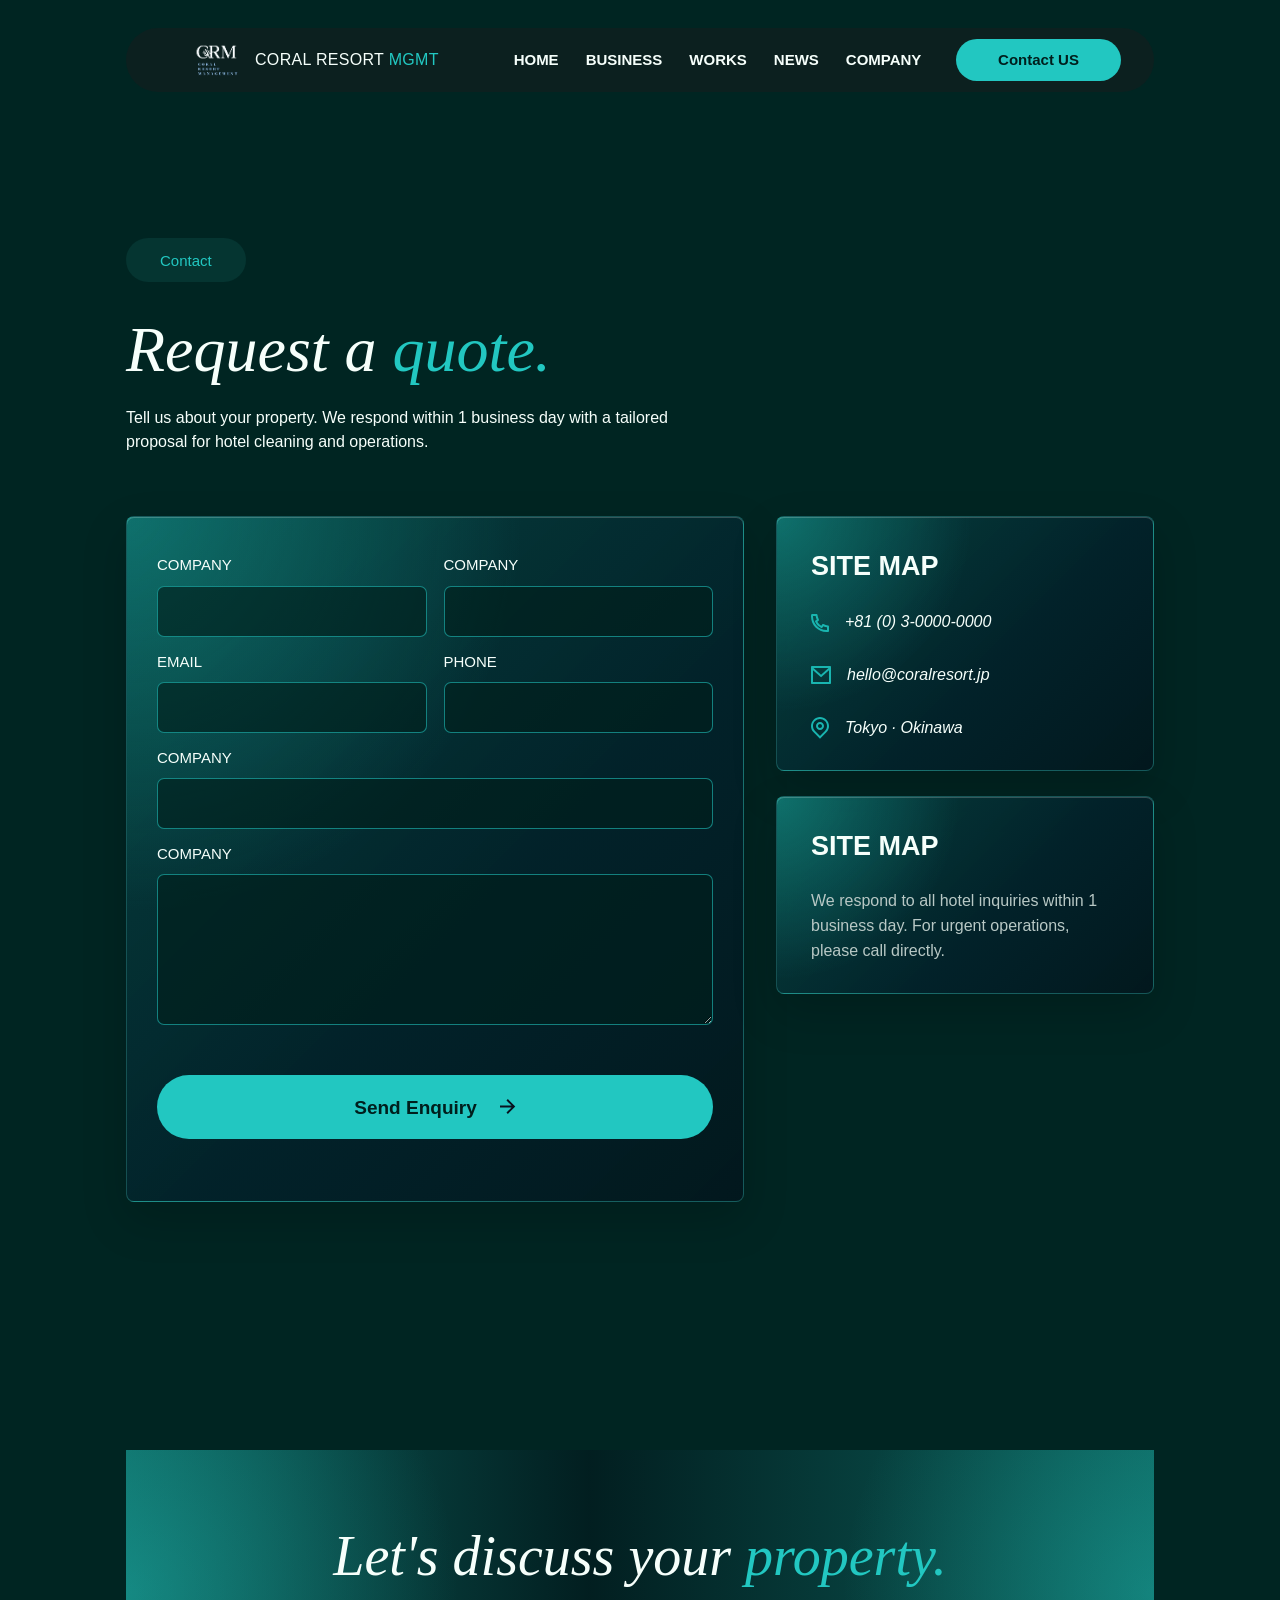
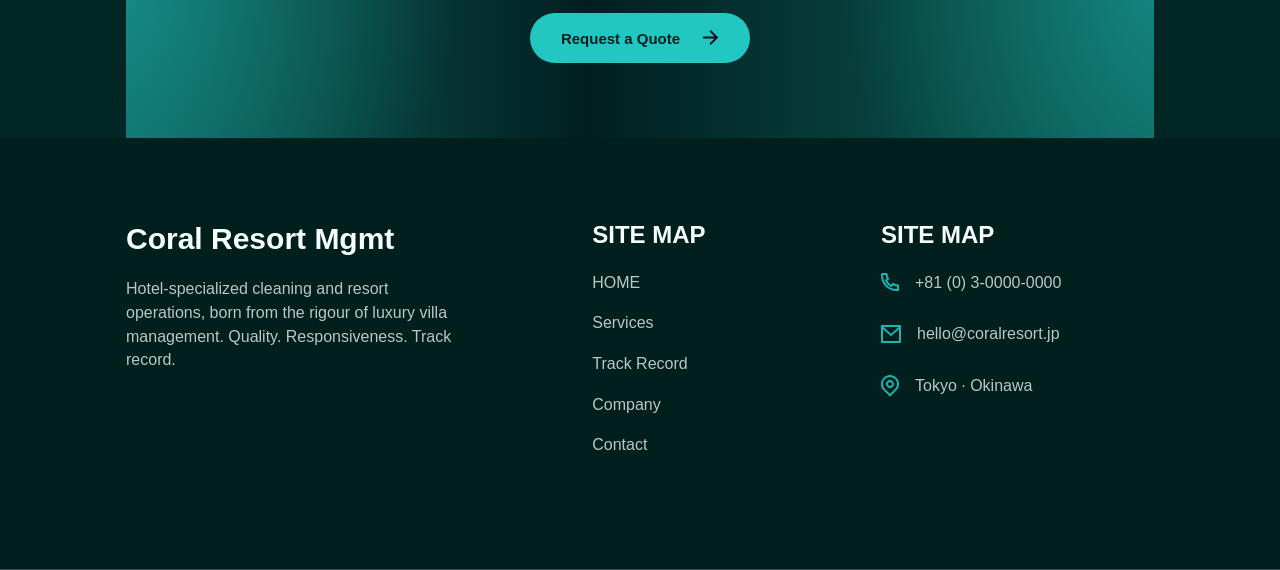
<file: contact-us.html>
<!doctype html>
<html lang="en">
  <head>
    <meta charset="utf-8">
    <meta name="viewport" content="width=device-width, initial-scale=1">
    <title>Coral Resort Management | Contact</title>
    <link rel="stylesheet" href="./styles.css">
    <link rel="stylesheet" href="./contact-us.css">
  </head>
  <body>
    <header class="site-header">
      <div class="nav-shell container">
        <a class="brand" href="./index.html" aria-label="Coral Resort Management home">
          <span class="logo-frame"><img src="./assets/images/crm-logo.png" alt="Coral Resort Management logo"></span>
          <span class="brand-name">Coral Resort <span>MGMT</span></span>
        </a>
        <nav class="primary-nav" aria-label="Primary navigation">
          <a href="./index.html">Home</a>
          <a href="./business-page.html">Business</a>
          <a href="./works.html">Works</a>
          <a href="./news-page.html">News</a>
          <a href="./company.html">Company</a>
        </nav>
        <a class="nav-cta" href="./contact-us.html" aria-current="page">Contact US</a>
      </div>
    </header>

    <main>
      <section class="contact-hero" aria-labelledby="contact-title">
        <div class="container">
          <p class="page-kicker">Contact</p>
          <h1 class="display-title" id="contact-title">Request a <em>quote.</em></h1>
          <p class="hero-copy">Tell us about your property. We respond within 1 business day with a tailored proposal for hotel cleaning and operations.</p>
        </div>
      </section>

      <section class="contact-main" aria-labelledby="quote-form-title">
        <div class="container contact-layout">
          <form class="glass-card quote-form" aria-labelledby="quote-form-title">
            <h2 class="sr-only" id="quote-form-title">Send Enquiry</h2>
            <div class="form-grid">
              <div class="field">
                <label for="company">Company</label>
                <input id="company" name="company" autocomplete="organization">
              </div>
              <div class="field">
                <label for="name">Company</label>
                <input id="name" name="name" autocomplete="name" aria-label="Contact name">
              </div>
              <div class="field">
                <label for="email">Email</label>
                <input id="email" name="email" type="email" autocomplete="email">
              </div>
              <div class="field">
                <label for="phone">Phone</label>
                <input id="phone" name="phone" type="tel" autocomplete="tel">
              </div>
              <div class="field full">
                <label for="property">Company</label>
                <input id="property" name="property" aria-label="Property name or inquiry subject">
              </div>
              <div class="field full">
                <label for="message">Company</label>
                <textarea id="message" name="message" aria-label="Message"></textarea>
              </div>
            </div>
            <button class="btn" type="submit">Send Enquiry</button>
          </form>

          <aside class="contact-aside" aria-label="Contact information">
            <section class="glass-card aside-card">
              <h2>Site Map</h2>
              <address class="contact-lines">
                <a class="contact-line" href="tel:+810300000000">
                  <img src="./assets/images/phone.svg" alt="phone icon">
                  +81 (0) 3-0000-0000
                </a>
                <a class="contact-line" href="mailto:hello@coralresort.jp">
                  <img src="./assets/images/mail.svg" alt="inbox/mail icon">
                  hello@coralresort.jp
                </a>
                <span class="contact-line">
                  <img src="./assets/images/location.svg" alt="map pin icon">
                  Tokyo &middot; Okinawa
                </span>
              </address>
            </section>
            <section class="glass-card aside-card compact">
              <h2>Site Map</h2>
              <p>We respond to all hotel inquiries within 1 business day. For urgent operations, please call directly.</p>
            </section>
          </aside>
        </div>
      </section>

      <section class="contact-cta" aria-labelledby="contact-cta-title">
        <div class="container">
          <div class="cta-panel">
            <div>
              <h2 id="contact-cta-title">Let's discuss your <em>property.</em></h2>
              <a class="btn" href="./contact-us.html">Request a Quote</a>
            </div>
          </div>
        </div>
      </section>
    </main>

    <footer class="site-footer">
      <div class="container footer-grid">
        <section aria-labelledby="footer-brand-title">
          <h2 id="footer-brand-title">Coral Resort Mgmt</h2>
          <p>Hotel-specialized cleaning and resort operations, born from the rigour of luxury villa management. Quality. Responsiveness. Track record.</p>
        </section>
        <nav aria-labelledby="footer-nav-title">
          <h3 id="footer-nav-title">Site Map</h3>
          <div class="footer-links">
            <a href="./index.html">HOME</a>
            <a href="./business-page.html">Services</a>
            <a href="./works.html">Track Record</a>
            <a href="./company.html">Company</a>
            <a href="./contact-us.html">Contact</a>
          </div>
        </nav>
        <section aria-labelledby="footer-contact-title">
          <h3 id="footer-contact-title">Site Map</h3>
          <address class="contact-lines">
            <a class="contact-line" href="tel:+810300000000">
              <img src="./assets/images/phone.svg" alt="phone icon">
              +81 (0) 3-0000-0000
            </a>
            <a class="contact-line" href="mailto:hello@coralresort.jp">
              <img src="./assets/images/mail.svg" alt="inbox/mail icon">
              hello@coralresort.jp
            </a>
            <span class="contact-line">
              <img src="./assets/images/location.svg" alt="map pin icon">
              Tokyo &middot; Okinawa
            </span>
          </address>
        </section>
      </div>
    </footer>
  </body>
</html>
</file>
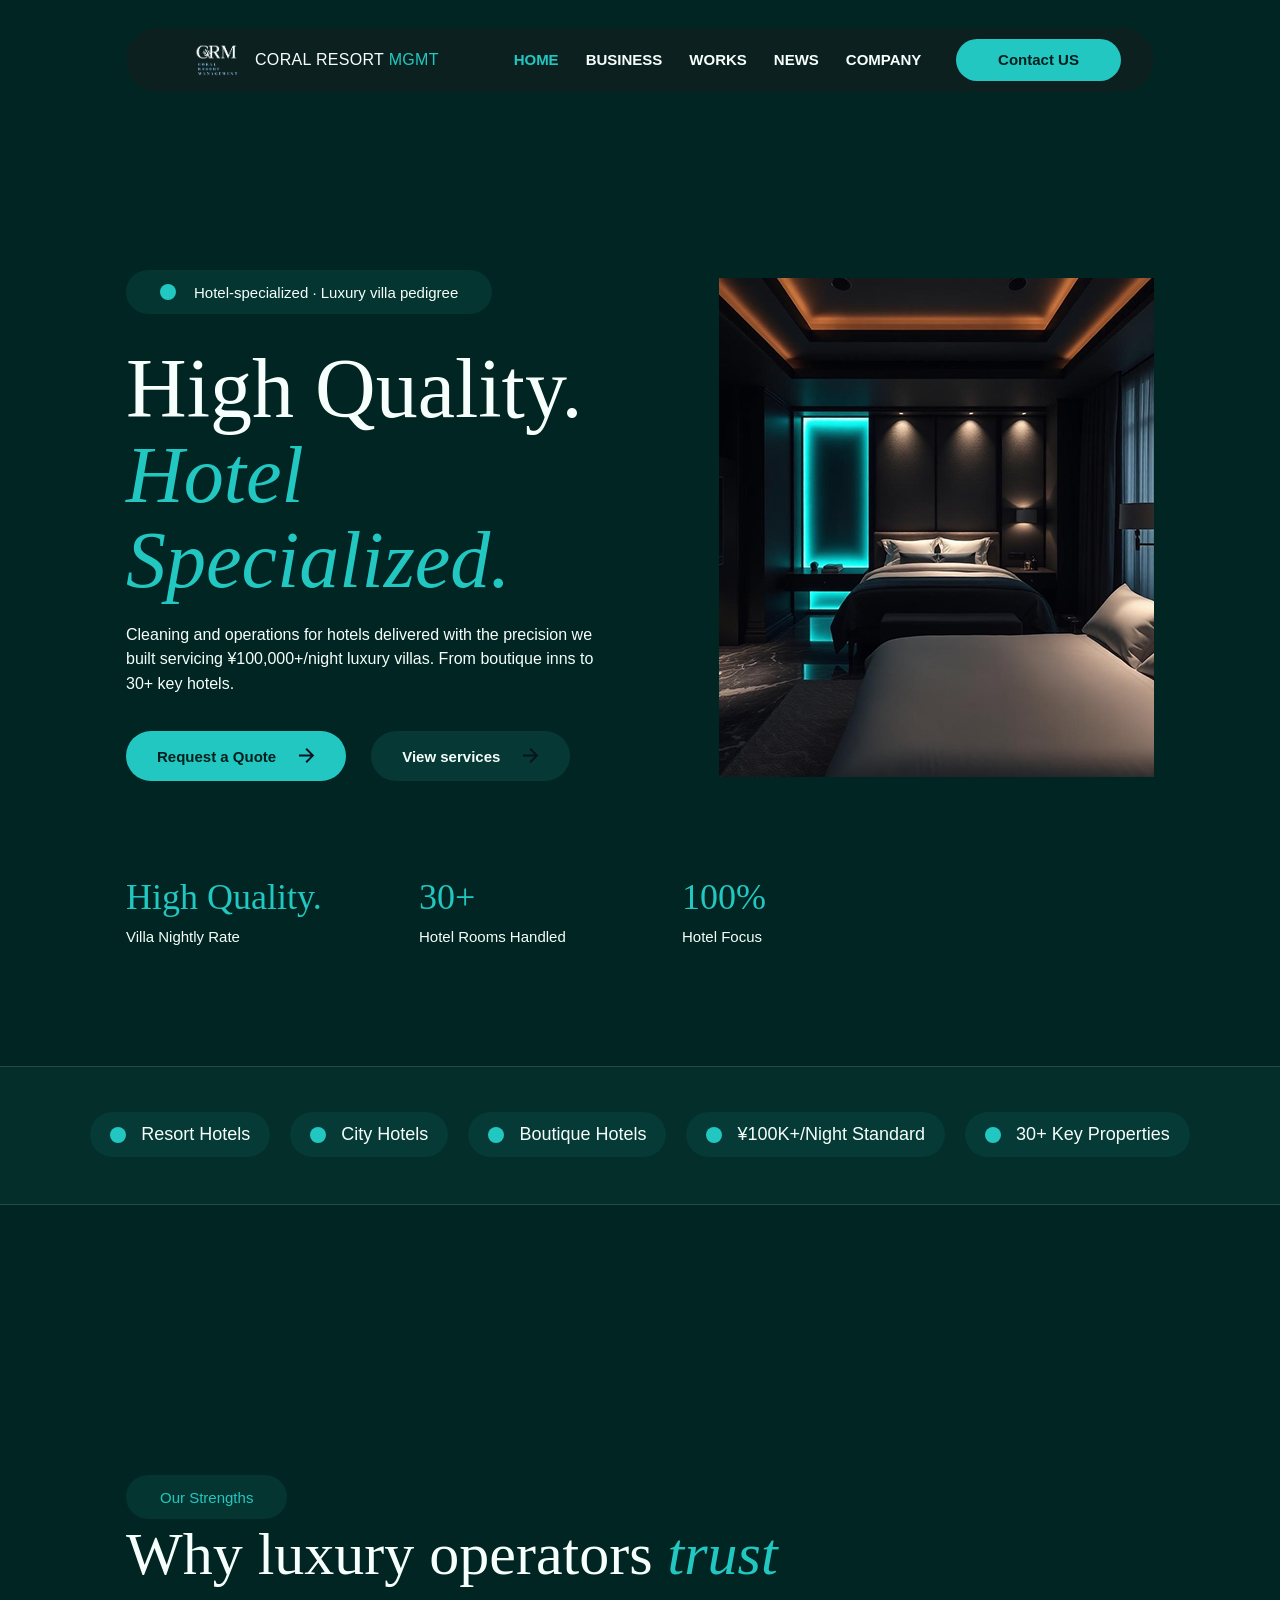
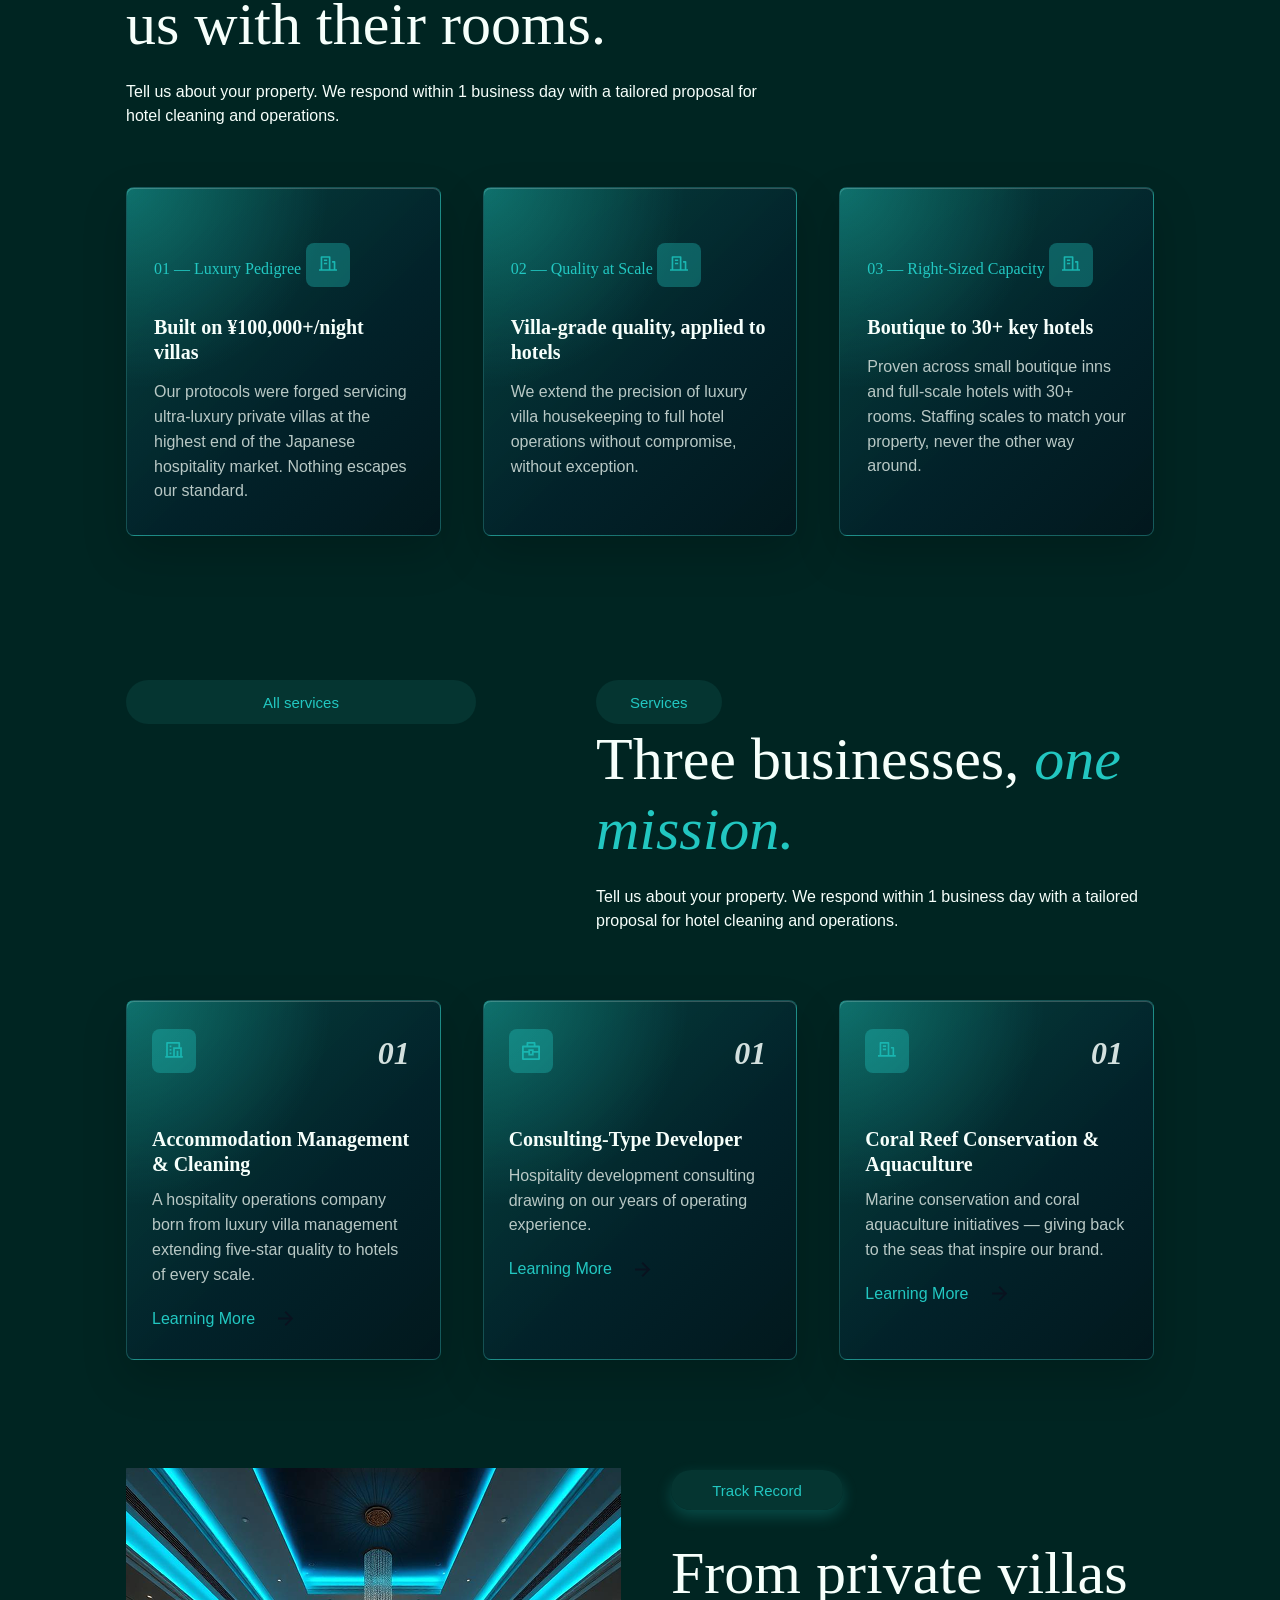
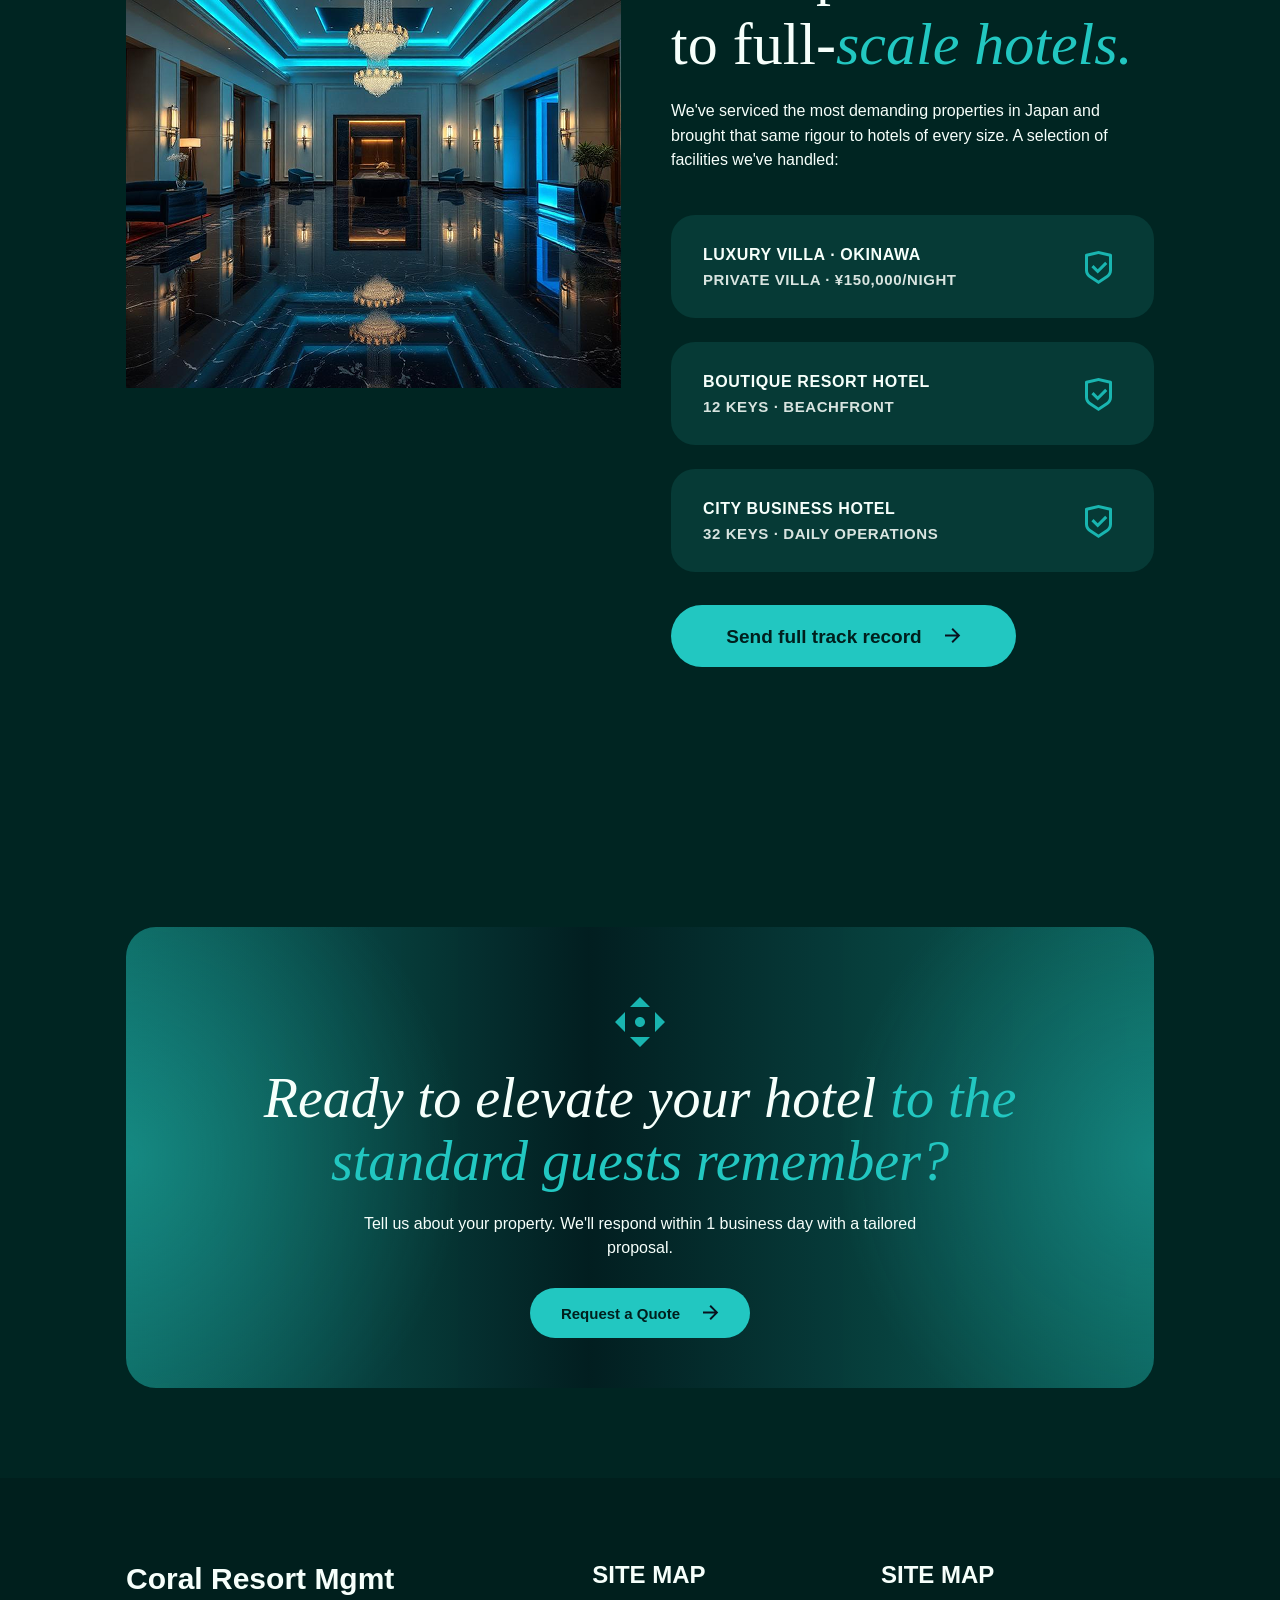
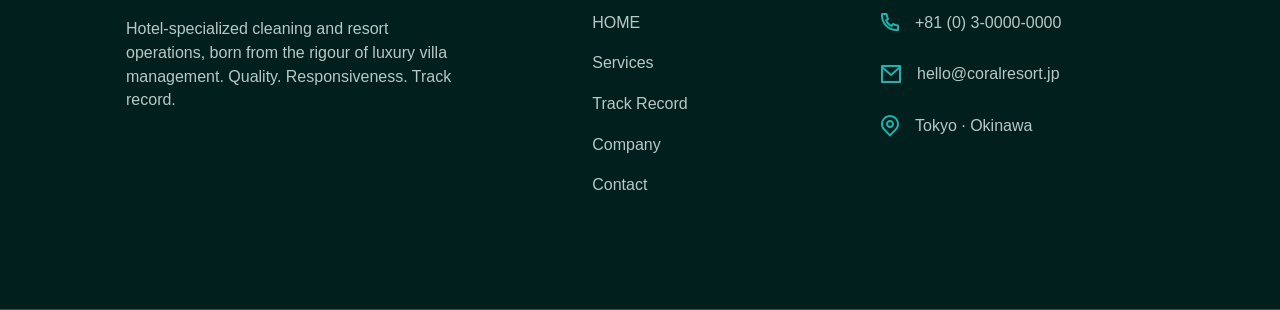
<file: homepage.html>
<!doctype html>
<html lang="en">
  <head>
    <meta charset="utf-8">
    <meta name="viewport" content="width=device-width, initial-scale=1">
    <title>Coral Resort Management | Homepage</title>
    <link rel="stylesheet" href="styles.css">
    <link rel="stylesheet" href="homepage.css">
  </head>
  <body>
    <header class="site-header">
      <div class="nav-shell container">
        <a class="brand" href="./homepage.html" aria-label="Coral Resort Management home">
          <span class="logo-frame">
            <img src="./assets/images/crm-logo.png" alt="Coral Resort Management logo">
          </span>
          <span class="brand-name">Coral Resort <span>MGMT</span></span>
        </a>
        <nav class="primary-nav" aria-label="Primary navigation">
          <a href="./homepage.html" aria-current="page">Home</a>
          <a href="./business-page.html">Business</a>
          <a href="./works.html">Works</a>
          <a href="./news-page.html">News</a>
          <a href="./company.html">Company</a>
        </nav>
        <a class="nav-cta" href="./contact-us.html">Contact US</a>
      </div>
    </header>

    <main>
      <section class="home-hero" aria-labelledby="home-hero-title">
        <div class="container home-hero-grid">
          <div>
            <p class="page-kicker has-dot">Hotel-specialized &middot; Luxury villa pedigree</p>
            <h1 class="display-title" id="home-hero-title">High Quality.<em>Hotel Specialized.</em></h1>
            <p class="hero-copy">Cleaning and operations for hotels delivered with the precision we built servicing &yen;100,000+/night luxury villas. From boutique inns to 30+ key hotels.</p>
            <div class="button-row" aria-label="Primary calls to action">
              <a class="btn" href="./contact-us.html">Request a Quote</a>
              <a class="btn secondary" href="./business-page.html">View services</a>
            </div>
            <dl class="hero-stats" aria-label="Company highlights">
              <div class="hero-stat">
                <dt><strong>High Quality.</strong></dt>
                <dd><span>Villa Nightly Rate</span></dd>
              </div>
              <div class="hero-stat">
                <dt><strong>30+</strong></dt>
                <dd><span>Hotel Rooms Handled</span></dd>
              </div>
              <div class="hero-stat">
                <dt><strong>100%</strong></dt>
                <dd><span>Hotel Focus</span></dd>
              </div>
            </dl>
          </div>
          <figure class="image-frame hero-visual">
            <img src="./assets/images/hero-img.png" alt="image of a premium hotel bedroom with resort lighting">
          </figure>
        </div>
      </section>

      <section class="feature-strip" aria-label="Service focus areas">
        <div class="container tag-list">
          <span class="tag-pill">Resort Hotels</span>
          <span class="tag-pill">City Hotels</span>
          <span class="tag-pill">Boutique Hotels</span>
          <span class="tag-pill">&yen;100K+/Night Standard</span>
          <span class="tag-pill">30+ Key Properties</span>
        </div>
      </section>

      <section class="home-strengths" aria-labelledby="strengths-title">
        <div class="container">
          <p class="pill">Our Strengths</p>
          <h2 class="section-title" id="strengths-title">Why luxury operators <em>trust</em><br>us with their rooms.</h2>
          <p class="section-copy">Tell us about your property. We respond within 1 business day with a tailored proposal for hotel cleaning and operations.</p>
          <div class="cards-grid">
            <article class="glass-card strength-card">
              <small>01 — Luxury Pedigree</small>
              <span class="card-icon" role="img"></span>
              <h3>Built on &yen;100,000+/night villas</h3>
              <p>Our protocols were forged servicing ultra-luxury private villas at the highest end of the Japanese hospitality market. Nothing escapes our standard.</p>
            </article>
            <article class="glass-card strength-card">
              <small>02 — Quality at Scale</small>
              <span class="card-icon" role="img"></span>
              <h3>Villa-grade quality, applied to hotels</h3>
              <p>We extend the precision of luxury villa housekeeping to full hotel operations without compromise, without exception.</p>
            </article>
            <article class="glass-card strength-card">
              <small>03 — Right-Sized Capacity</small>
              <span class="card-icon" role="img"></span>
              <h3>Boutique to 30+ key hotels</h3>
              <p>Proven across small boutique inns and full-scale hotels with 30+ rooms. Staffing scales to match your property, never the other way around.</p>
            </article>
          </div>
        </div>
      </section>

      <section class="home-services" aria-labelledby="services-title">
        <div class="container">
          <div class="service-intro">
            <a class="pill" href="./business-page.html">All services</a>
            <div>
              <p class="pill">Services</p>
              <h2 class="section-title" id="services-title">Three businesses, <em>one mission.</em></h2>
              <p class="section-copy">Tell us about your property. We respond within 1 business day with a tailored proposal for hotel cleaning and operations.</p>
            </div>
          </div>
          <div class="cards-grid service-cards">
            <article class="glass-card service-card">
              <span class="card-icon" role="img"></span>
              <span class="service-number">01</span>
              <h3>Accommodation Management &amp; Cleaning</h3>
              <p>A hospitality operations company born from luxury villa management extending five-star quality to hotels of every scale.</p>
              <a class="text-link" href="./business-page.html">Learning More</a>
            </article>
            <article class="glass-card service-card">
              <span class="card-icon" role="img"></span>
              <span class="service-number">01</span>
              <h3>Consulting-Type Developer</h3>
              <p>Hospitality development consulting drawing on our years of operating experience.</p>
              <a class="text-link" href="./business-page.html">Learning More</a>
            </article>
            <article class="glass-card service-card">
              <span class="card-icon" role="img"></span>
              <span class="service-number">01</span>
              <h3>Coral Reef Conservation &amp; Aquaculture</h3>
              <p>Marine conservation and coral aquaculture initiatives &mdash; giving back to the seas that inspire our brand.</p>
              <a class="text-link" href="./business-page.html">Learning More</a>
            </article>
          </div>
        </div>
      </section>

      <section class="track-section" aria-labelledby="track-title">
        <div class="container track-grid">
          <figure class="image-frame track-image">
            <img src="./assets/images/strength-main-img.png" alt="image of a luxury resort lobby">
          </figure>
          <div class="track-copy">
            <span class="pill" aria-hidden="true">Track Record</span>
            <h2 class="section-title" id="track-title">From private villas to full-<em>scale hotels.</em></h2>
            <p class="section-copy">We've serviced the most demanding properties in Japan and brought that same rigour to hotels of every size. A selection of facilities we've handled:</p>
            <ul class="property-list">
              <li>
                <span><strong>Luxury Villa &middot; Okinawa</strong><span>Private villa &middot; &yen;150,000/night</span></span>
                <span role="img">
                  <img src="./assets/images/shield.svg" alt="shield icon">
                </span>
              </li>
              <li>
                <span><strong>Boutique Resort Hotel</strong><span>12 keys &middot; Beachfront</span></span>
                <span role="img">
                  <img src="./assets/images/shield.svg" alt="shield icon">
                </span>
              </li>
              <li>
                <span><strong>City Business Hotel</strong><span>32 keys &middot; Daily operations</span></span>
                <span role="img">
                  <img src="./assets/images/shield.svg" alt="shield icon">
                </span>
              </li>
            </ul>
            <a class="btn large" href="./works.html">Send full track record</a>
          </div>
        </div>
      </section>

      <section class="home-cta" aria-labelledby="home-cta-title">
        <div class="container">
          <div class="cta-panel rounded">
            <div>
              <img src="./assets/images/footer.svg" alt="an icon of a directional control">
              <h2 id="home-cta-title">Ready to elevate your hotel <em>to the<br>standard guests remember?</em></h2>
              <p>Tell us about your property. We'll respond within 1 business day with a tailored proposal.</p>
              <a class="btn" href="./contact-us.html">Request a Quote</a>
            </div>
          </div>
        </div>
      </section>
    </main>

    <footer class="site-footer">
      <div class="container footer-grid">
        <section aria-labelledby="footer-brand-title">
          <h2 id="footer-brand-title">Coral Resort Mgmt</h2>
          <p>Hotel-specialized cleaning and resort operations, born from the rigour of luxury villa management. Quality. Responsiveness. Track record.</p>
        </section>
        <nav aria-labelledby="footer-nav-title">
          <h3 id="footer-nav-title">Site Map</h3>
          <div class="footer-links">
            <a href="./homepage.html">HOME</a>
            <a href="./business-page.html">Services</a>
            <a href="./works.html">Track Record</a>
            <a href="./company.html">Company</a>
            <a href="./contact-us.html">Contact</a>
          </div>
        </nav>
        <section aria-labelledby="footer-contact-title">
          <h3 id="footer-contact-title">Site Map</h3>
          <address class="contact-lines">
            <a class="contact-line" href="tel:+810300000000">
              <img src="./assets/images/phone.svg" alt="phone icon">
              +81 (0) 3-0000-0000
            </a>
            <a class="contact-line" href="mailto:hello@coralresort.jp">
              <img src="./assets/images/mail.svg" alt="inbox/mail icon">
              hello@coralresort.jp
            </a>
            <span class="contact-line" data-icon="&#8982;">
              <img src="./assets/images/location.svg" alt="map pin icon">
              Tokyo &middot; Okinawa
            </span>
          </address>
        </section>
      </div>
    </footer>
  </body>
</html>
</file>
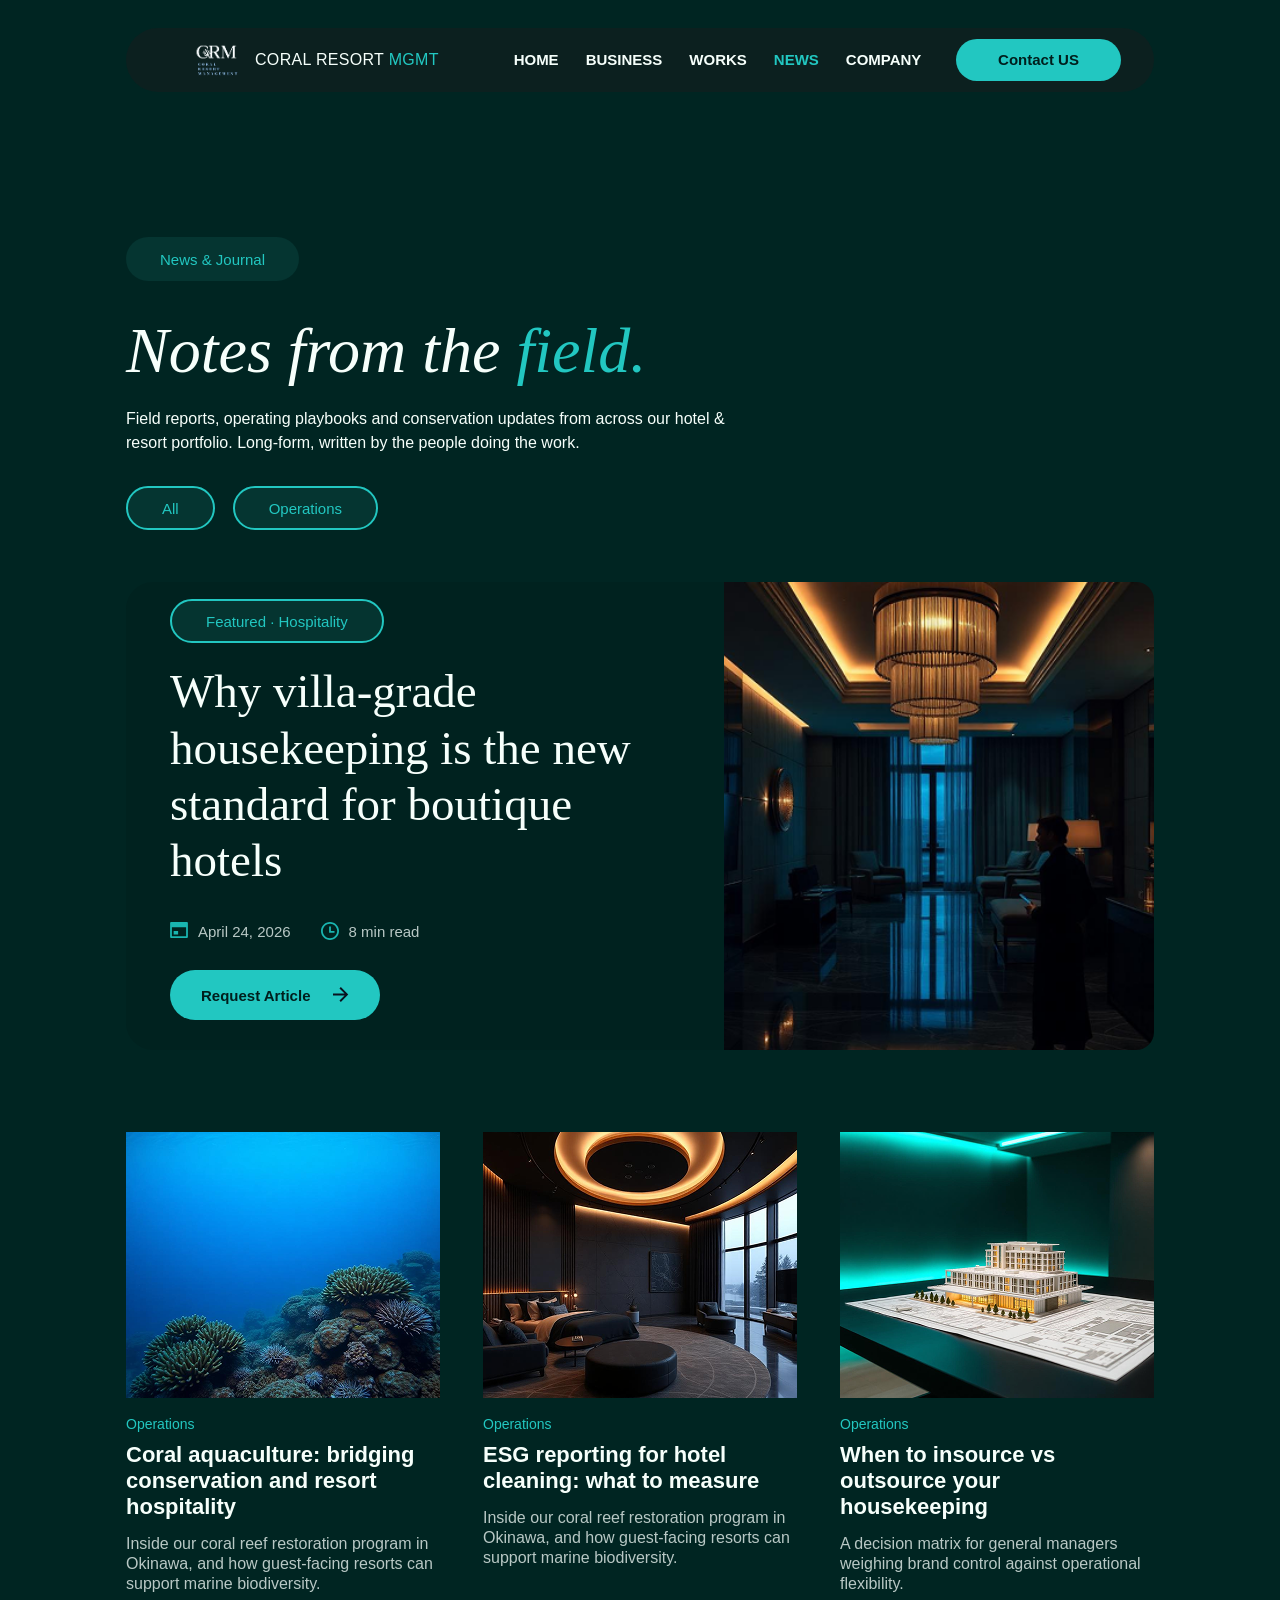
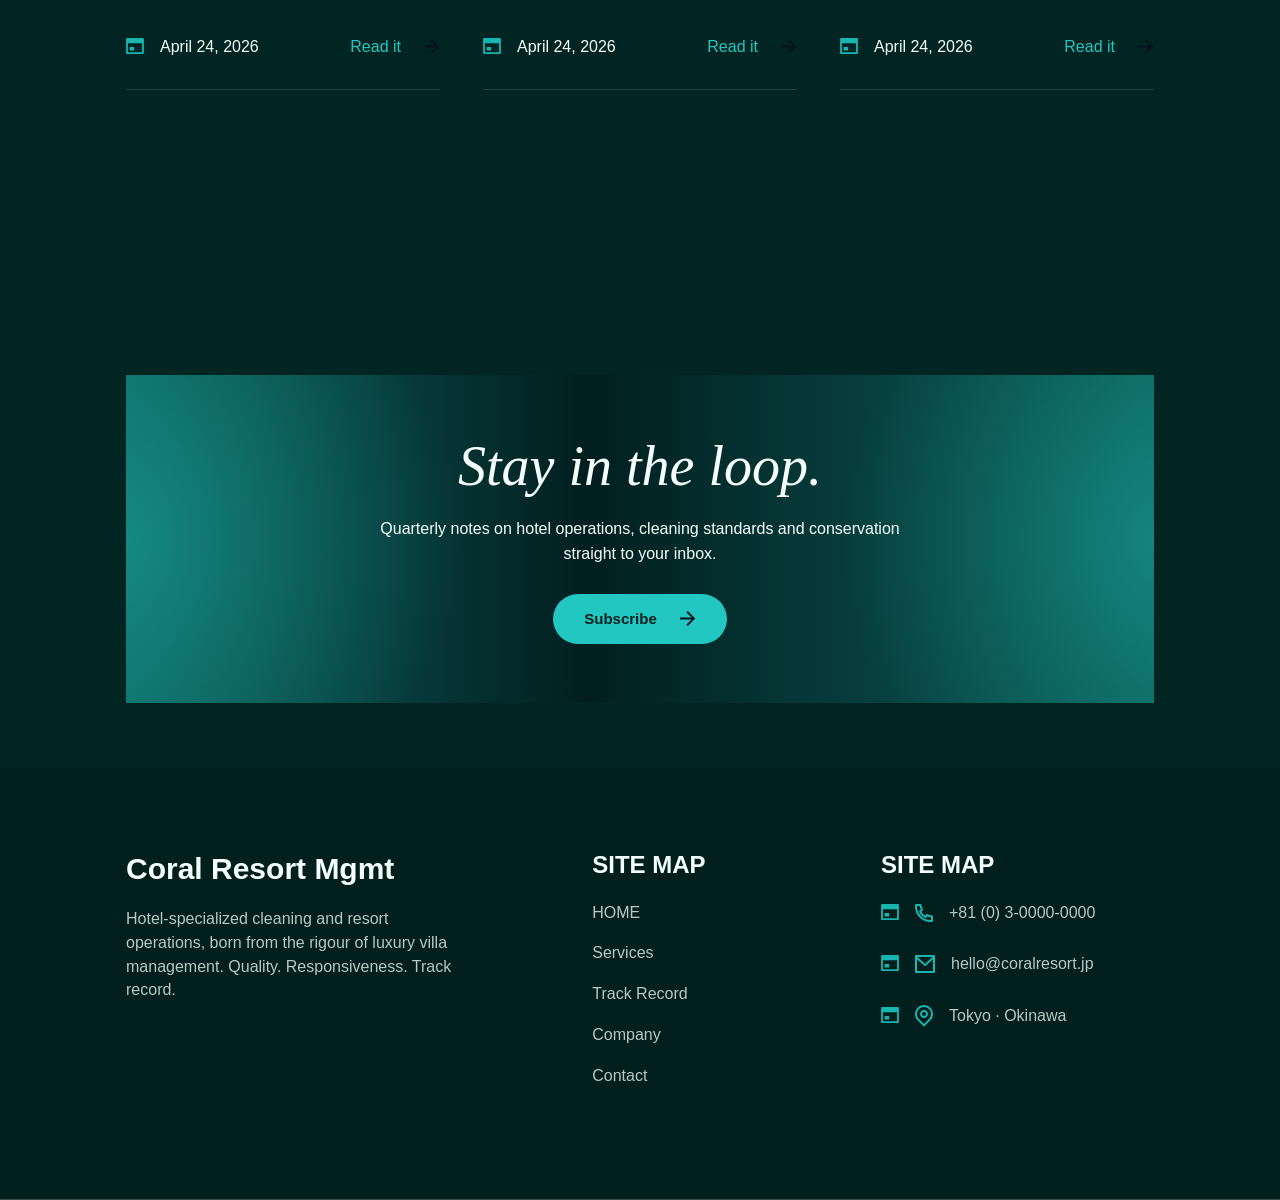
<file: news-page.html>
<!doctype html>
<html lang="en">
  <head>
    <meta charset="utf-8">
    <meta name="viewport" content="width=device-width, initial-scale=1">
    <title>Coral Resort Management | News</title>
    <link rel="stylesheet" href="./styles.css">
    <link rel="stylesheet" href="./news-page.css">
  </head>
  <body>
    <header class="site-header">
      <div class="nav-shell container">
        <a class="brand" href="./index.html" aria-label="Coral Resort Management home">
          <span class="logo-frame"><img src="./assets/images/crm-logo.png" alt="Coral Resort Management logo"></span>
          <span class="brand-name">Coral Resort <span>MGMT</span></span>
        </a>
        <nav class="primary-nav" aria-label="Primary navigation">
          <a href="./index.html">Home</a>
          <a href="./business-page.html">Business</a>
          <a href="./works.html">Works</a>
          <a href="./news-page.html" aria-current="page">News</a>
          <a href="./company.html">Company</a>
        </nav>
        <a class="nav-cta" href="./contact-us.html">Contact US</a>
      </div>
    </header>

    <main>
      <section class="news-hero" aria-labelledby="news-title">
        <div class="container">
          <p class="page-kicker">News &amp; Journal</p>
          <h1 class="display-title" id="news-title">Notes from the <em>field.</em></h1>
          <p class="hero-copy">Field reports, operating playbooks and conservation updates from across our hotel &amp; resort portfolio. Long-form, written by the people doing the work.</p>
          <div class="filter-pills" aria-label="Article filters">
            <a class="page-kicker" href="./news-page.html" aria-current="page">All</a>
            <a class="page-kicker" href="./news-page.html">Operations</a>
          </div>
        </div>
      </section>

      <section class="featured-news" aria-labelledby="featured-news-title">
        <div class="container">
          <article class="featured-card">
            <div class="featured-copy">
              <p class="page-kicker">Featured · Hospitality</p>
              <h2 id="featured-news-title">Why villa-grade housekeeping is the new standard for boutique hotels</h2>
              <div class="article-meta">
                <span>April 24, 2026</span>
                <span>8 min read</span>
              </div>
              <a class="btn" href="./news-page.html">Request Article</a>
            </div>
            <figure class="image-frame">
              <img src="./assets/images/news-hero-img.png" alt="image of a resort lounge for a featured hospitality article">
            </figure>
          </article>
        </div>
      </section>

      <section aria-label="Latest articles">
        <div class="container news-grid">
          <article class="news-card">
            <figure class="image-frame">
              <img src="./assets/images/operations-img-1.png" alt="image of coral reef conservation work">
            </figure>
            <span class="category">Operations</span>
            <h2>Coral aquaculture: bridging conservation and resort hospitality</h2>
            <p>Inside our coral reef restoration program in Okinawa, and how guest-facing resorts can support marine biodiversity.</p>
            <div class="news-card-footer">
              <span class="contact-line">April 24, 2026</span>
              <a class="text-link" href="./news-page.html">Read it</a>
            </div>
          </article>
          <article class="news-card">
            <figure class="image-frame">
              <img src="./assets/images/operations-img-2.png" alt="image of an upscale hotel suite">
            </figure>
            <span class="category">Operations</span>
            <h2>ESG reporting for hotel cleaning: what to measure</h2>
            <p>Inside our coral reef restoration program in Okinawa, and how guest-facing resorts can support marine biodiversity.</p>
            <div class="news-card-footer">
              <span class="contact-line">April 24, 2026</span>
              <a class="text-link" href="./news-page.html">Read it</a>
            </div>
          </article>
          <article class="news-card">
            <figure class="image-frame">
              <img src="./assets/images/operations-img-3.png" alt="image of a hotel development model">
            </figure>
            <span class="category">Operations</span>
            <h2>When to insource vs outsource your housekeeping</h2>
            <p>A decision matrix for general managers weighing brand control against operational flexibility.</p>
            <div class="news-card-footer">
              <span class="contact-line">April 24, 2026</span>
              <a class="text-link" href="./news-page.html">Read it</a>
            </div>
          </article>
        </div>
      </section>

      <section class="newsletter" aria-labelledby="newsletter-title">
        <div class="container">
          <div class="cta-panel">
            <div>
              <h2 id="newsletter-title">Stay in the loop.</h2>
              <p>Quarterly notes on hotel operations, cleaning standards and conservation straight to your inbox.</p>
              <a class="btn" href="./contact-us.html">Subscribe</a>
            </div>
          </div>
        </div>
      </section>
    </main>

    <footer class="site-footer">
      <div class="container footer-grid">
        <section aria-labelledby="footer-brand-title">
          <h2 id="footer-brand-title">Coral Resort Mgmt</h2>
          <p>Hotel-specialized cleaning and resort operations, born from the rigour of luxury villa management. Quality. Responsiveness. Track record.</p>
        </section>
        <nav aria-labelledby="footer-nav-title">
          <h3 id="footer-nav-title">Site Map</h3>
          <div class="footer-links">
            <a href="./index.html">HOME</a>
            <a href="./business-page.html">Services</a>
            <a href="./works.html">Track Record</a>
            <a href="./company.html">Company</a>
            <a href="./contact-us.html">Contact</a>
          </div>
        </nav>
        <section aria-labelledby="footer-contact-title">
          <h3 id="footer-contact-title">Site Map</h3>
          <address class="contact-lines">
            <a class="contact-line" href="tel:+810300000000">
              <img src="./assets/images/phone.svg" alt="phone icon">
              +81 (0) 3-0000-0000
            </a>
            <a class="contact-line" href="mailto:hello@coralresort.jp">
              <img src="./assets/images/mail.svg" alt="inbox/mail icon">
              hello@coralresort.jp
            </a>
            <span class="contact-line">
              <img src="./assets/images/location.svg" alt="map pin icon">
              Tokyo &middot; Okinawa
            </span>
          </address>
        </section>
      </div>
    </footer>
  </body>
</html>
</file>
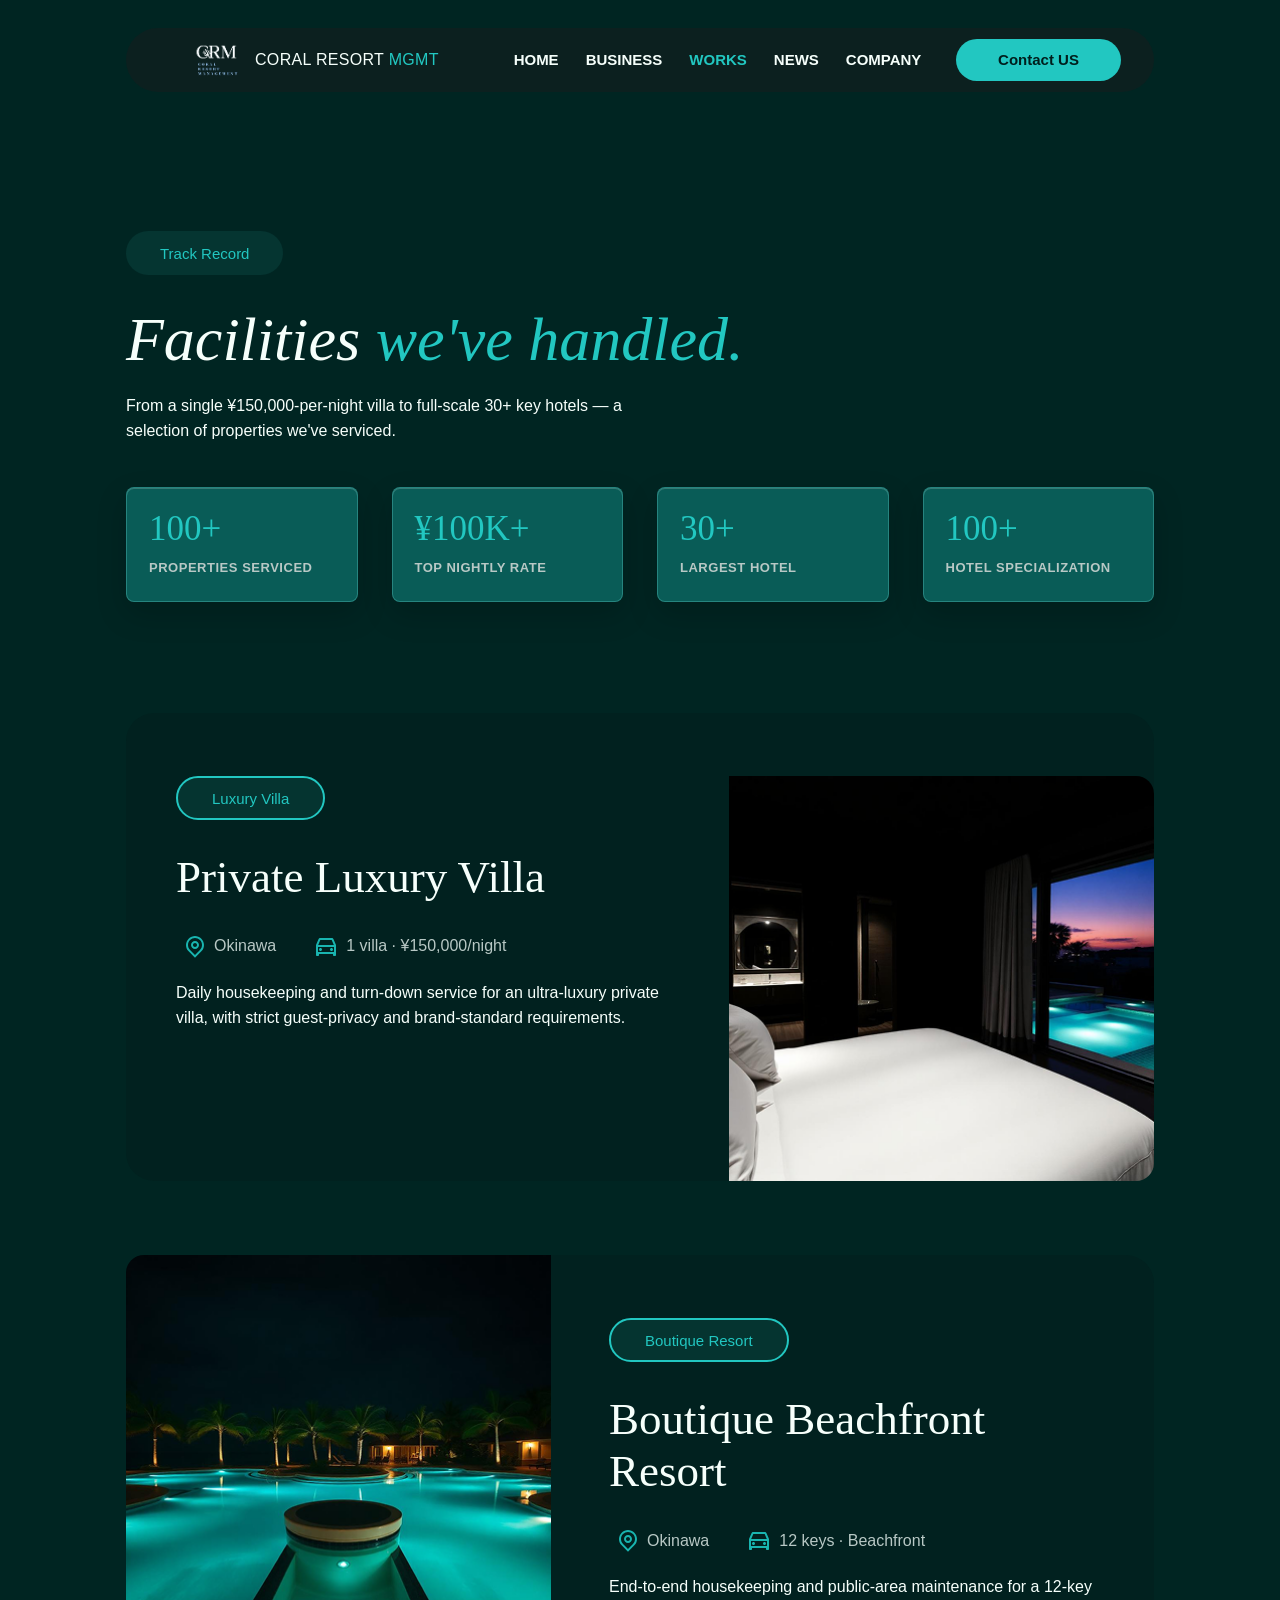
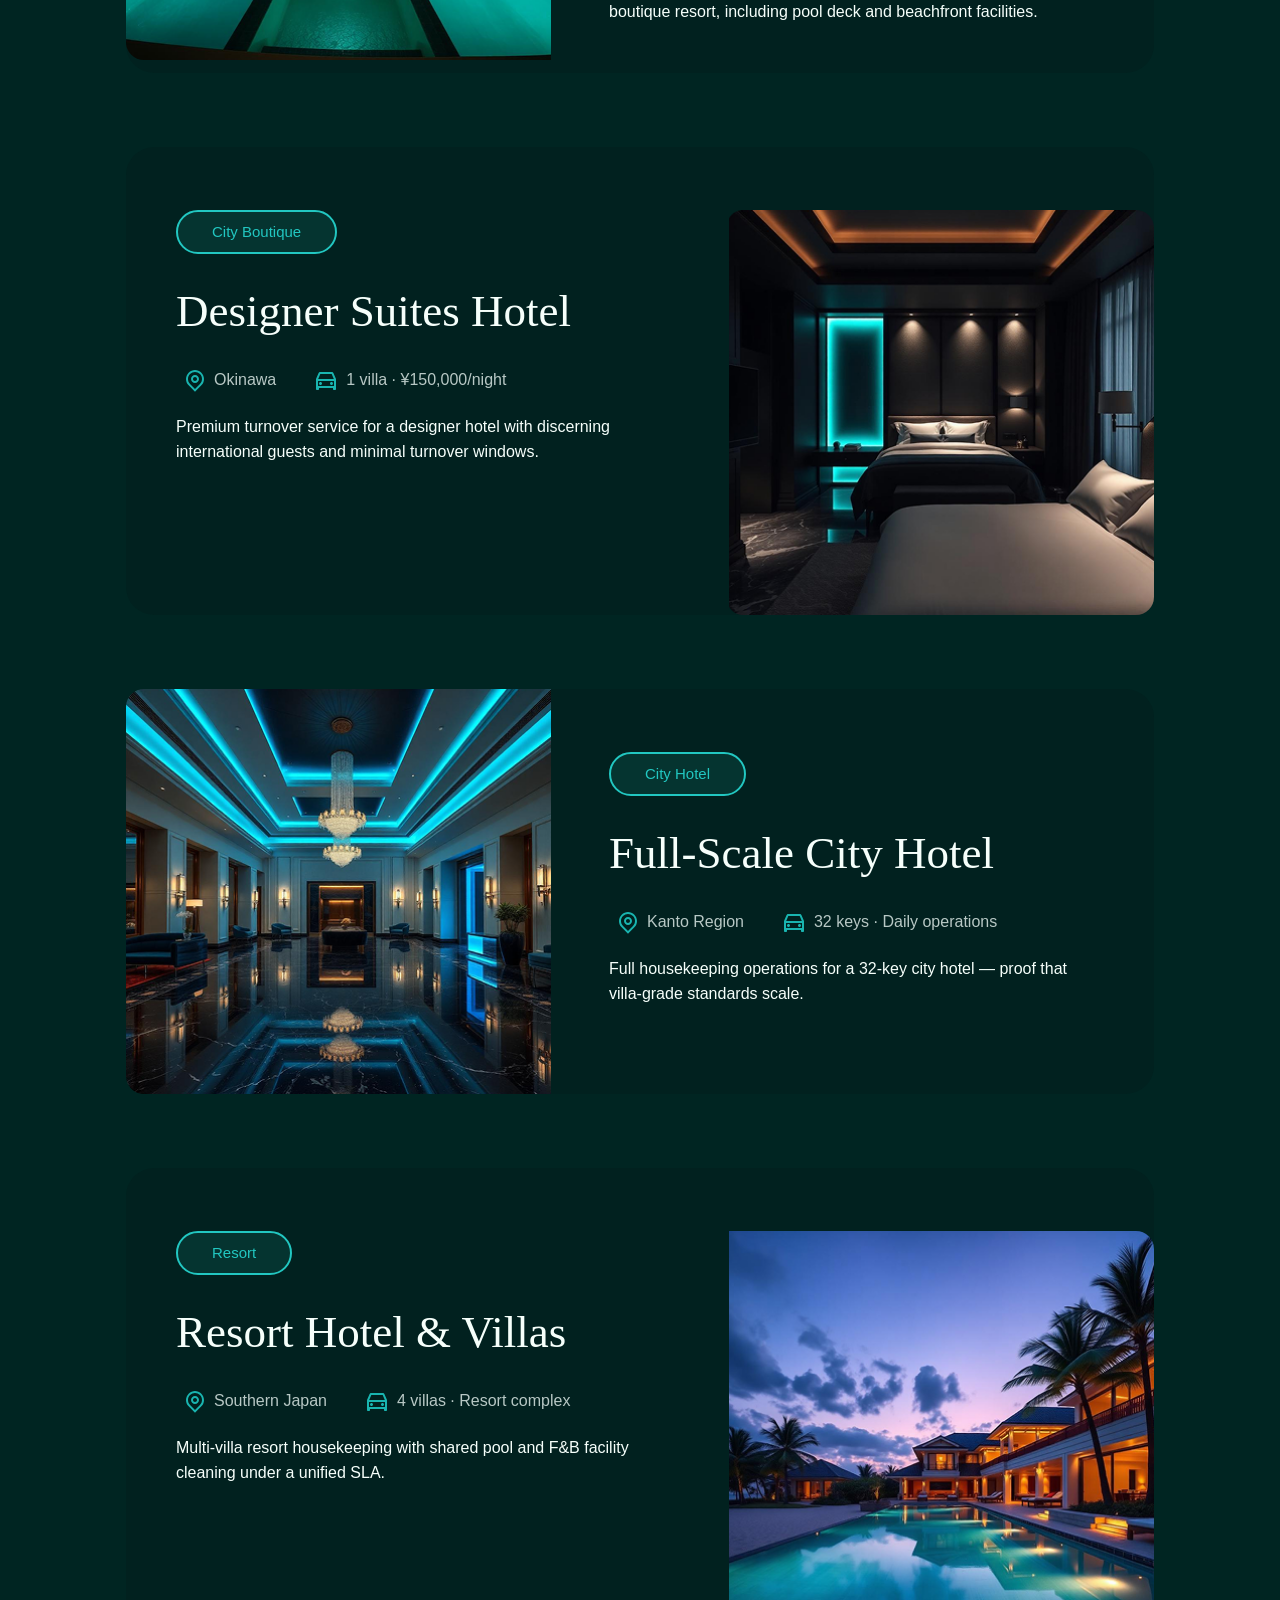
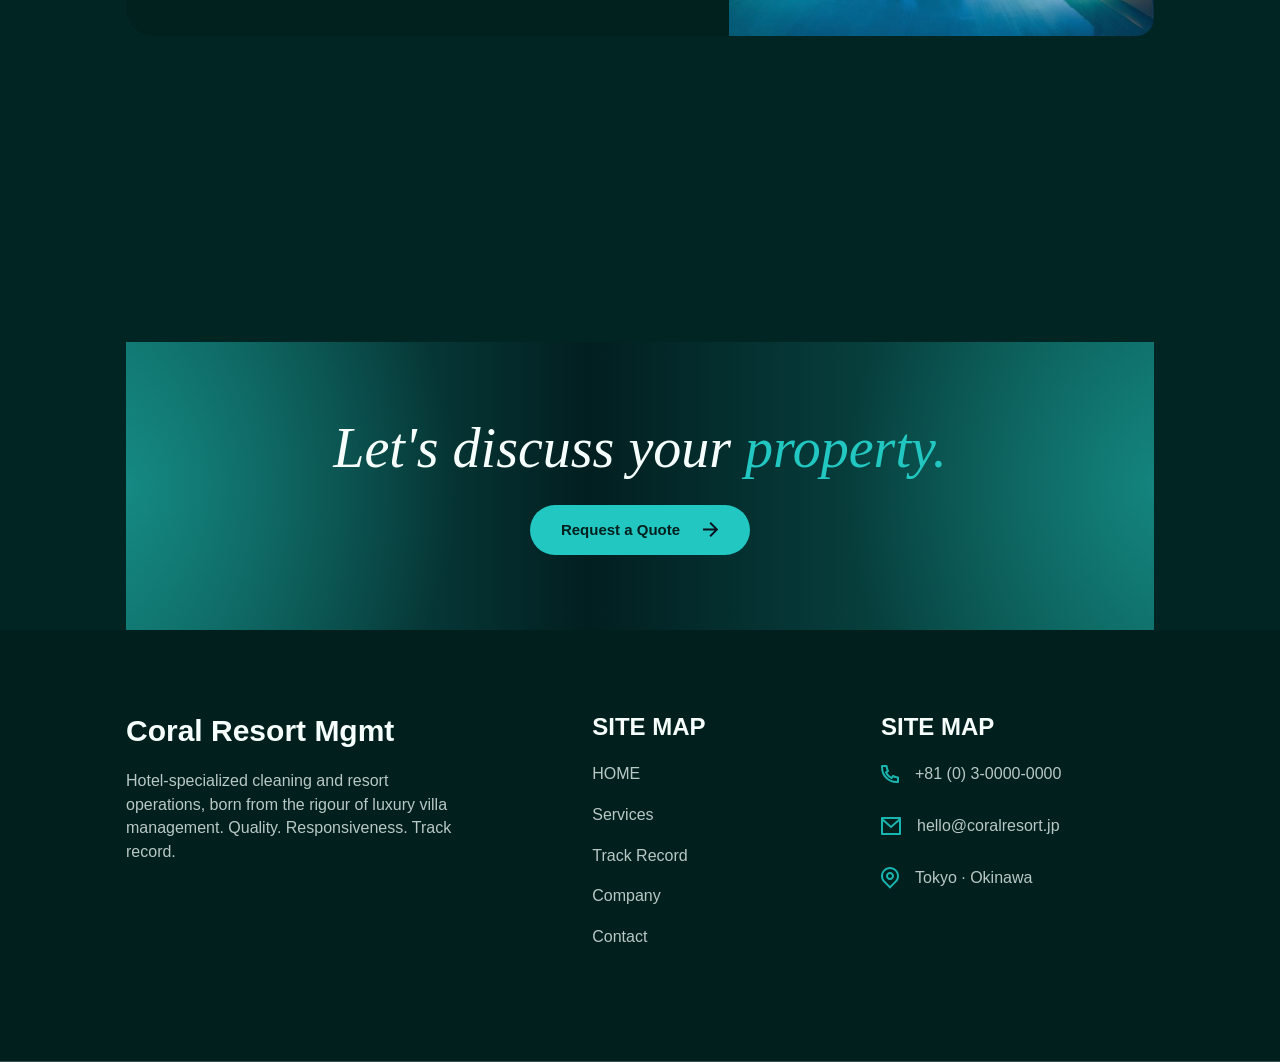
<file: works.html>
<!doctype html>
<html lang="en">
  <head>
    <meta charset="utf-8">
    <meta name="viewport" content="width=device-width, initial-scale=1">
    <title>Coral Resort Management | Works</title>
    <link rel="stylesheet" href="./styles.css">
    <link rel="stylesheet" href="./works.css">
  </head>
  <body>
    <header class="site-header">
      <div class="nav-shell container">
        <a class="brand" href="./index.html" aria-label="Coral Resort Management home">
          <span class="logo-frame"><img src="./assets/images/crm-logo.png" alt="Coral Resort Management logo"></span>
          <span class="brand-name">Coral Resort <span>MGMT</span></span>
        </a>
        <nav class="primary-nav" aria-label="Primary navigation">
          <a href="./index.html">Home</a>
          <a href="./business-page.html">Business</a>
          <a href="./works.html" aria-current="page">Works</a>
          <a href="./news-page.html">News</a>
          <a href="./company.html">Company</a>
        </nav>
        <a class="nav-cta" href="./contact-us.html">Contact US</a>
      </div>
    </header>

    <main>
      <section class="works-hero" aria-labelledby="works-title">
        <div class="container">
          <p class="page-kicker">Track Record</p>
          <h1 class="display-title" id="works-title">Facilities <em>we've handled.</em></h1>
          <p class="hero-copy">From a single &yen;150,000-per-night villa to full-scale 30+ key hotels &mdash; a selection of properties we've serviced.</p>
          <div class="metric-row" aria-label="Track record statistics">
            <div class="metric-card"><strong>100+</strong><span>Properties Serviced</span></div>
            <div class="metric-card"><strong>&yen;100K+</strong><span>Top Nightly Rate</span></div>
            <div class="metric-card"><strong>30+</strong><span>Largest Hotel</span></div>
            <div class="metric-card"><strong>100+</strong><span>Hotel Specialization</span></div>
          </div>
        </div>
      </section>

      <section class="works-list container" aria-label="Facilities handled">
        <article class="work-item">
          <div class="work-copy">
            <div class="aqua-bar page-kicker" aria-hidden="true">Luxury Villa</div>
            <h2>Private Luxury Villa</h2>
            <div class="work-meta">
              <span>
                <img src="./assets/images/location.svg" alt="map pin icon">
                Okinawa
              </span>
              <span>
                <img src="./assets/images/track-record-vector-2.svg" alt="car icon">
                1 villa &middot; &yen;150,000/night
              </span>
            </div>
            <p>Daily housekeeping and turn-down service for an ultra-luxury private villa, with strict guest-privacy and brand-standard requirements.</p>
          </div>
          <figure class="image-frame">
            <img src="./assets/images/luxury-villa-img.png" alt="image of a private luxury villa bedroom">
          </figure>
        </article>

        <article class="work-item reverse">
          <figure class="image-frame">
            <img src="./assets/images/boutique-resort-img.png" alt="image of a boutique beachfront resort">
          </figure>
          <div class="work-copy">
            <div class="aqua-bar page-kicker" aria-hidden="true">Boutique Resort</div>
            <h2>Boutique Beachfront Resort</h2>
            <div class="work-meta">
              <span>
                <img src="./assets/images/location.svg" alt="map pin icon">
                Okinawa
              </span>
              <span>
                <img src="./assets/images/track-record-vector-2.svg" alt="car icon">
                12 keys &middot; Beachfront
              </span>
            </div>
            <p>End-to-end housekeeping and public-area maintenance for a 12-key boutique resort, including pool deck and beachfront facilities.</p>
          </div>
        </article>

        <article class="work-item">
          <div class="work-copy">
            <div class="aqua-bar page-kicker" aria-hidden="true">City Boutique</div>
            <h2>Designer Suites Hotel</h2>
            <div class="work-meta">
              <span>
                <img src="./assets/images/location.svg" alt="map pin icon">
                Okinawa
              </span>
              <span>
                <img src="./assets/images/track-record-vector-2.svg" alt="car icon">
                1 villa &middot; &yen;150,000/night
              </span>
            </div>
            <p>Premium turnover service for a designer hotel with discerning international guests and minimal turnover windows.</p>
          </div>
          <figure class="image-frame">
            <img src="./assets/images/city-boutique-img.png" alt="image of designer hotel suites">
          </figure>
        </article>

        <article class="work-item reverse">
          <figure class="image-frame">
            <img src="./assets/images/city-hotel-img.png" alt="image of a full-scale city hotel">
          </figure>
          <div class="work-copy">
            <div class="aqua-bar page-kicker" aria-hidden="true">City Hotel</div>
            <h2>Full-Scale City Hotel</h2>
            <div class="work-meta">
              <span>
                <img src="./assets/images/location.svg" alt="map pin icon">
                Kanto Region
              </span>
              <span>
                <img src="./assets/images/track-record-vector-2.svg" alt="car icon">
                32 keys &middot; Daily operations
              </span>
            </div>
            <p>Full housekeeping operations for a 32-key city hotel &mdash; proof that villa-grade standards scale.</p>
          </div>
        </article>

        <article class="work-item">
          <div class="work-copy">
            <div class="aqua-bar page-kicker" aria-hidden="true">Resort</div>
            <h2>Resort Hotel &amp; Villas</h2>
            <div class="work-meta">
              <span>
                <img src="./assets/images/location.svg" alt="map pin icon">
                Southern Japan
              </span>
              <span>
                <img src="./assets/images/track-record-vector-2.svg" alt="car icon">
                4 villas &middot; Resort complex
              </span>
            </div>
            <p>Multi-villa resort housekeeping with shared pool and F&amp;B facility cleaning under a unified SLA.</p>
          </div>
          <figure class="image-frame">
            <img src="./assets/images/resort-img.png" alt="image of resort hotel and villas">
          </figure>
        </article>
      </section>

      <section class="works-cta" aria-labelledby="works-cta-title">
        <div class="container">
          <div class="cta-panel">
            <div>
              <h2 id="works-cta-title">Let's discuss your <em>property.</em></h2>
              <a class="btn" href="./contact-us.html">Request a Quote</a>
            </div>
          </div>
        </div>
      </section>
    </main>

    <footer class="site-footer">
      <div class="container footer-grid">
        <section aria-labelledby="footer-brand-title">
          <h2 id="footer-brand-title">Coral Resort Mgmt</h2>
          <p>Hotel-specialized cleaning and resort operations, born from the rigour of luxury villa management. Quality. Responsiveness. Track record.</p>
        </section>
        <nav aria-labelledby="footer-nav-title">
          <h3 id="footer-nav-title">Site Map</h3>
          <div class="footer-links">
            <a href="./index.html">HOME</a>
            <a href="./business-page.html">Services</a>
            <a href="./works.html">Track Record</a>
            <a href="./company.html">Company</a>
            <a href="./contact-us.html">Contact</a>
          </div>
        </nav>
        <section aria-labelledby="footer-contact-title">
          <h3 id="footer-contact-title">Site Map</h3>
          <address class="contact-lines">
            <a class="contact-line" href="tel:+810300000000">
              <img src="./assets/images/phone.svg" alt="phone icon">
              +81 (0) 3-0000-0000
            </a>
            <a class="contact-line" href="mailto:hello@coralresort.jp">
              <img src="./assets/images/mail.svg" alt="inbox/mail icon">
              hello@coralresort.jp
            </a>
            <span class="contact-line">
              <img src="./assets/images/location.svg" alt="map pin icon">
              Tokyo &middot; Okinawa
            </span>
          </address>
        </section>
      </div>
    </footer>
  </body>
</html>
</file>
<file: styles.css>
:root {
  --bg: #002522;
  --bg-deep: #001c1a;
  --bg-footer: #001f1d;
  --panel: #062f2d;
  --panel-soft: #083a37;
  --panel-strong: #012725;
  --accent: #22c7c1;
  --accent-soft: #7af0e9;
  --text: #f6fffb;
  --muted: #b8c8c5;
  --muted-strong: #d8e4e0;
  --line: rgba(72, 224, 216, 0.28);
  --line-soft: rgba(255, 255, 255, 0.13);
  --shadow: 0 24px 70px rgba(0, 0, 0, 0.28);
  --container: 1190px;
  --serif: Georgia, "Times New Roman", serif;
  --sans: "Helvetica Neue", Arial, sans-serif;
}

* {
  box-sizing: border-box;
  margin: 0;
  padding: 0;
}

html {
  background: var(--bg);
}

body {
  min-width: 1180px;
  margin: 0;
  background: var(--bg);
  color: var(--text);
  font-family: var(--sans);
  font-size: 16px;
  line-height: 1.55;
  letter-spacing: 0;
}

a {
  color: inherit;
  text-decoration: none;
}

img {
  display: block;
  max-width: 100%;
}

button,
input,
textarea {
  font: inherit;
}

button {
  border: 0;
}

:focus-visible {
  outline: 3px solid var(--accent-soft);
  outline-offset: 4px;
}

.sr-only {
  position: absolute;
  width: 1px;
  height: 1px;
  padding: 0;
  margin: -1px;
  overflow: hidden;
  clip: rect(0, 0, 0, 0);
  white-space: nowrap;
  border: 0;
}

.container {
  width: min(var(--container), calc(100% - 252px));
  margin-inline: auto;
}

.site-header {
  padding-top: 28px;
}

.nav-shell {
  height: 64px;
  display: flex;
  align-items: center;
  justify-content: space-between;
  gap: 32px;
  padding: 0 33px 0 68px;
  margin: 0 auto;
  border-radius: 999px;
  background: rgba(17, 31, 31, 0.72);
}

.brand {
  display: inline-flex;
  align-items: center;
  gap: 16px;
  min-width: 285px;
}

.logo-frame {
  width: 45px;
  height: 45px;
}

.logo-frame img {
  width: 100%;
  height: 100%;
}

.brand-name {
  color: var(--text);
  font-size: 16px;
  letter-spacing: 0.02em;
  text-transform: uppercase;
  white-space: nowrap;
}

.brand-name span {
  color: var(--accent);
}

.primary-nav {
  display: flex;
  align-items: center;
  justify-content: center;
  gap: 27px;
  font-size: 15px;
  font-weight: 700;
  text-transform: uppercase;
}

.primary-nav a {
  color: var(--text);
}

.primary-nav a[aria-current="page"] {
  color: var(--accent);
}

.nav-cta {
  min-width: 165px;
  height: 42px;
  display: inline-flex;
  align-items: center;
  justify-content: center;
  border-radius: 999px;
  background: var(--accent);
  color: #001f1d;
  font-size: 15px;
  font-weight: 700;
}

.page-kicker,
.pill {
  display: inline-flex;
  align-items: center;
  justify-content: center;
  min-height: 44px;
  padding: 0 34px;
  border-radius: 999px;
  background: rgba(7, 59, 55, 0.74);
  color: var(--accent);
  font-size: 15px;
  line-height: 1;
}

.page-kicker.has-dot {
  gap: 18px;
  color: var(--text);
}

.page-kicker.has-dot::before,
.tag-pill::before {
  content: "";
  width: 16px;
  height: 16px;
  border-radius: 999px;
  background: var(--accent);
  flex: 0 0 auto;
}

.display-title {
  margin: 0;
  font-family: var(--serif);
  font-size: 64px;
  font-weight: 400;
  line-height: 1.12;
  letter-spacing: 0;
}

.display-title em,
.accent {
  color: var(--accent);
  font-style: italic;
}

.section-title {
  margin: 0;
  color: var(--text);
  font-family: var(--serif);
  font-size: 60px;
  font-weight: 400;
  line-height: 1.17;
  letter-spacing: 0;
}

.section-title em {
  color: var(--accent);
  font-style: italic;
}

.section-copy,
.hero-copy {
  margin: 20px 0 0;
  color: var(--text);
  max-width: 640px;
  font-size: 16px;
  line-height: 1.55;
}

.muted {
  color: var(--muted);
}

.btn {
  display: inline-flex;
  align-items: center;
  justify-content: center;
  gap: 18px;
  min-height: 50px;
  padding: 0 31px;
  border-radius: 999px;
  background: var(--accent);
  color: #001f1d;
  font-size: 15px;
  font-weight: 700;
  line-height: 1;
  cursor: pointer;
}

.btn::after,
.text-link::after,
.business-tab::after {
  content: "";
  display: inline-block;
  width: 16px;
  height: 16px;
  margin-left: 5px;

  background-image: url("./assets/images/arrow.svg");
  background-size: contain;
  background-repeat: no-repeat;
}

.btn.secondary {
  background: rgba(7, 59, 55, 0.94);
  color: var(--text);
}

.btn.large {
  min-width: 345px;
  min-height: 62px;
  font-size: 19px;
}

.button-row {
  display: flex;
  align-items: center;
  gap: 25px;
}

.glass-card {
  position: relative;
  overflow: hidden;
  border: 1px solid var(--line);
  border-radius: 8px;
  background:
    radial-gradient(circle at 0 0, rgba(31, 201, 194, 0.34), transparent 43%),
    linear-gradient(135deg, rgba(8, 76, 73, 0.78), rgba(2, 34, 42, 0.96) 58%, rgba(2, 24, 30, 0.98));
  box-shadow: inset 0 1px rgba(255, 255, 255, 0.2), 0 18px 45px rgba(0, 0, 0, 0.18);
}

.soft-card {
  border-radius: 8px;
  background: rgba(2, 35, 32, 0.68);
}

.image-frame {
  overflow: hidden;
}

.image-frame img {
  width: 100%;
  height: 100%;
  object-fit: cover;
}

.card-icon {
  width: 44px;
  height: 44px;
  display: inline-grid;
  place-items: center;
  border-radius: 8px;
  background: rgba(34, 199, 193, 0.34);
  color: var(--accent);
  font-size: 24px;
  font-weight: 700;
  line-height: 1;
}

.card-icon::before {
  content: "";
  display: inline-block;
  width: 18px;
  height: 18px;

  background-size: contain;
  background-repeat: no-repeat;
}

.strength-card:nth-of-type(1) .card-icon::before {
  background-image: url("./assets/images/strength-vector.svg");
}
.strength-card:nth-of-type(2) .card-icon::before {
  background-image: url("./assets/images/strength-vector.svg");
}
.strength-card:nth-of-type(3) .card-icon::before {
  background-image: url("./assets/images/strength-vector.svg");
}
.service-card:nth-of-type(1) .card-icon::before {
  background-image: url("./assets/images/services-vector-1.svg");
}
.service-card:nth-of-type(2) .card-icon::before {
  background-image: url("./assets/images/services-vector-2.svg");
}
.service-card:nth-of-type(3) .card-icon::before {
  background-image: url("./assets/images/services-vector-3.svg");
}

.text-link {
  display: inline-flex;
  align-items: center;
  gap: 18px;
  color: var(--accent);
  font-weight: 500;
}

.tag-list {
  display: flex;
  flex-wrap: wrap;
  justify-content: center;
  align-items: center;
  gap: 20px;
  width: 100%;
}

.tag-pill {
  min-height: 45px;
  display: inline-flex;
  align-items: center;
  justify-content: center;
  gap: 15px;
  padding: 0 20px;
  border-radius: 999px;
  background: rgba(6, 61, 57, 0.82);
  color: var(--text);
  font-size: 18px;
  white-space: nowrap;
}

.cards-grid {
  display: grid;
  grid-template-columns: repeat(3, 1fr);
  gap: 42px;
}

.info-list {
  display: grid;
  gap: 24px;
  margin: 0;
  padding: 0;
  list-style: none;
}

.info-list li {
  display: flex;
  align-items: center;
  gap: 14px;
  color: var(--muted);
}

.info-list li::before {
  content: "";
  display: inline-block;
  width: 16px;
  height: 16px;

  background-image: url("./assets/images/plane-bullet-icon.svg");
  background-size: contain;
  background-repeat: no-repeat;
}

.metric-row {
  display: grid;
  grid-template-columns: repeat(4, 1fr);
  gap: 34px;
}

.metric-card {
  min-height: 106px;
  padding: 23px 22px;
  border-radius: 8px;
  background: rgba(12, 105, 99, 0.82);
  border: 1px solid rgba(112, 236, 228, 0.28);
  box-shadow: inset 0 1px rgba(255, 255, 255, 0.18), 0 12px 30px rgba(0, 0, 0, 0.18);
}

.metric-card strong {
  display: block;
  color: var(--accent);
  font-family: var(--serif);
  font-size: 35px;
  font-weight: 400;
  line-height: 1;
}

.metric-card span {
  display: block;
  margin-top: 12px;
  color: var(--muted);
  font-size: 13px;
  font-weight: 700;
  letter-spacing: 0.04em;
  text-transform: uppercase;
}

.cta-panel {
  min-height: 288px;
  display: grid;
  place-items: center;
  padding: 50px;
  text-align: center;
  background:
    radial-gradient(circle at 0 50%, rgba(35, 202, 194, 0.36), transparent 32%),
    radial-gradient(circle at 100% 50%, rgba(35, 202, 194, 0.34), transparent 30%),
    linear-gradient(90deg, rgba(15, 110, 104, 0.88), rgba(2, 30, 32, 0.94) 45%, rgba(13, 102, 96, 0.9));
}

.cta-panel.rounded {
  border-radius: 30px;
}

.cta-panel.rounded img {
  margin: 20px auto;
}

.cta-panel h2 {
  margin: 0;
  font-family: var(--serif);
  font-size: 56px;
  font-style: italic;
  font-weight: 400;
  line-height: 1.12;
}

.cta-panel h2 em {
  color: var(--accent);
  font-style: italic;
}

.cta-panel p {
  max-width: 560px;
  margin: 19px auto 27px;
  color: var(--text);
}

.site-footer {
  background: var(--bg-footer);
  padding: 84px 0 112px;
  border-bottom: 1px solid rgba(255, 255, 255, 0.22);
}

.footer-grid {
  display: grid;
  grid-template-columns: 1.25fr 0.6fr 1fr;
  gap: 125px;
}

.footer-grid h2,
.footer-grid h3 {
  margin: 0 0 22px;
  color: var(--text);
  font-family: var(--sans);
  font-size: 30px;
  font-weight: 700;
  line-height: 1.1;
}

.footer-grid h3 {
  font-size: 24px;
  text-transform: uppercase;
}

.footer-grid p,
.footer-grid a,
.footer-grid address {
  color: var(--muted);
  font-style: normal;
  font-size: 16px;
  line-height: 1.48;
}

.footer-links {
  display: grid;
  gap: 17px;
}

.contact-lines {
  display: grid;
  gap: 28px;
}

.contact-line {
  display: flex;
  align-items: center;
  gap: 16px;
}

.split-cta {
  margin-top: 120px;
  margin-bottom: 0;
}
</file>
<file: index.css>
.home-hero {
  padding: 178px 0 118px;
}

.home-hero-grid {
  display: grid;
  grid-template-columns: minmax(0, 650px) 435px;
  gap: 95px;
  align-items: start;
}

.home-hero .display-title {
  margin-top: 30px;
  font-size: 84px;
  line-height: 1.06;
}

.home-hero .display-title em {
  display: block;
  font-size: 80px;
}

.home-hero .button-row {
  margin-top: 34px;
}

.hero-visual {
  height: 499px;
  margin-top: 8px;
}

.hero-stats {
  display: grid;
  grid-template-columns: 235px 205px 160px;
  gap: 58px;
  margin-top: 98px;
}

.hero-stat strong {
  display: block;
  color: var(--accent);
  font-family: var(--serif);
  font-size: 36px;
  font-weight: 400;
  line-height: 1;
}

.hero-stat span {
  display: block;
  margin-top: 10px;
  color: var(--text);
  font-size: 15px;
}

.feature-strip {
  border-top: 1px solid var(--line-soft);
  border-bottom: 1px solid var(--line-soft);
  background: rgba(10, 61, 57, 0.38);
  padding: 45px 0 47px;
}

.home-strengths {
  padding: 270px 0 86px;
}

.home-strengths .section-title {
  max-width: 760px;
}

.home-strengths .cards-grid {
  margin-top: 58px;
}

.cards-grid {
  display: grid;
  grid-template-columns: repeat(3, 1fr);
  gap: 42px;
}

.strength-card {
  min-height: 314px;
  padding: 29px 27px 31px;
}

.strength-card small {
  color: var(--accent);
  font-family: var(--serif);
  font-size: 16px;
}

.strength-card .card-icon {
  margin-top: 26px;
}

.strength-card h3 {
  margin: 28px 0 15px;
  font-family: var(--serif);
  font-size: 20px;
  line-height: 1.25;
}

.strength-card p {
  margin: 0;
  color: var(--muted);
  font-size: 16px;
}

.home-services {
  padding: 0 0 108px;
}

.service-intro {
  display: grid;
  grid-template-columns: 350px 1fr;
  align-items: start;
  gap: 120px;
}

.service-intro .pill {
  margin-top: 58px;
}

.service-intro .section-title {
  max-width: 660px;
}

.service-cards {
  margin-top: 66px;
}

.service-card {
  min-height: 274px;
  padding: 28px 25px 28px;
}

.service-card .service-number {
  position: absolute;
  top: 28px;
  right: 30px;
  color: var(--text);
  font-family: var(--serif);
  font-size: 32px;
  font-style: italic;
  font-weight: 700;
  opacity: 0.86;
}

.service-card h3 {
  margin: 54px 0 12px;
  font-family: var(--serif);
  font-size: 20px;
  line-height: 1.23;
}

.service-card p {
  margin: 0 0 19px;
  color: var(--muted);
}

.track-section {
  padding: 0 0 260px;
}

.track-grid {
  display: grid;
  grid-template-columns: 495px minmax(0, 610px);
  gap: 50px;
  align-items: start;
}

.track-image {
  height: 520px;
}

.track-copy {
  padding-top: 2px;
}

.track-copy .pill {
  width: 172px;
  min-height: 40px;
  margin-bottom: 28px;
  box-shadow: 0 6px 15px rgba(34, 199, 193, 0.24);
}

.property-list {
  display: grid;
  gap: 24px;
  margin: 42px 0 33px;
  padding: 0;
  list-style: none;
}

.property-list li {
  min-height: 103px;
  display: grid;
  grid-template-columns: 1fr auto;
  align-items: center;
  justify-content: center;
  gap: 28px;
  padding: 24px 42px 23px 32px;
  border-radius: 24px;
  background: rgba(8, 62, 58, 0.86);
}

.property-list strong {
  display: block;
  color: var(--text);
  font-size: 16px;
}

.property-list span {
  display: block;
  color: var(--muted-strong);
  font-size: 15px;
  font-weight: 700;
  letter-spacing: 0.04em;
  text-transform: uppercase;
}

.property-list .card-icon {
  width: 35px;
  height: 35px;
  background: transparent;
}

.home-cta {
  padding: 0 0 90px;
}
</file>
<file: business-page.css>
.business-hero {
  padding: 146px 0 70px;
}

.business-hero .display-title {
  margin-top: 28px;
  max-width: 725px;
  font-size: 61px;
  font-style: italic;
}

.business-tabs {
  display: grid;
  grid-template-columns: 1.1fr 0.82fr 0.86fr;
  gap: 31px;
  margin-top: 43px;
}

.business-tab {
  min-height: 69px;
  display: flex;
  align-items: center;
  justify-content: space-between;
  gap: 18px;
  padding: 0 32px;
  border-radius: 999px;
  background: rgba(7, 59, 55, 0.8);
  color: var(--text);
  font-weight: 700;
}

.business-tab span {
  color: var(--accent);
  font-family: var(--serif);
  font-style: italic;
}

.business-section {
  padding: 8px 0 0;
}

.business-main-grid {
  display: grid;
  grid-template-columns: minmax(0, 590px) 550px;
  gap: 56px;
  align-items: start;
}

.sect-num__and__aqua-bar {
  display: flex;
  align-items: center;
}

.section-number {
  color: var(--accent);
  font-family: var(--serif);
  font-size: 20px;
  font-style: italic;
}

.aqua-bar {
  width: 184px;
  height: 42px;
  margin-left: 40px;
  border-radius: 999px;
  box-shadow: 0 6px 15px rgba(34, 199, 193, 0.24);
}

.business-main-grid .section-title {
  font-size: 49px;
  font-style: italic;
}

.business-main-grid .image-frame {
  height: 381px;
}

.business-main-grid .btn {
  margin-top: 31px;
}

.scope-cards {
  margin-top: 102px;
}

.scope-card {
  min-height: 401px;
  padding: 31px 27px;
}

.scope-card h3 {
  margin: 25px 0 19px;
  font-family: var(--serif);
  font-size: 21px;
  line-height: 1.22;
}

.scope-card .info-list {
  gap: 13px;
}

.scope-card:nth-of-type(1) .card-icon::before {
  background-image: url("./assets/images/strength-vector.svg");
}
.scope-card:nth-of-type(2) .card-icon::before {
  background-image: url("./assets/images/strength-vector.svg");
}
.scope-card:nth-of-type(3) .card-icon::before {
  background-image: url("./assets/images/strength-vector.svg");
}

.business-detail {
  padding-top: 105px;
}

.detail-grid {
  display: grid;
  grid-template-columns: 550px minmax(0, 525px);
  gap: 118px;
  align-items: center;
}

.detail-grid.reverse {
  grid-template-columns: minmax(0, 560px) 550px;
  gap: 90px;
  align-items: center;
}

.detail-grid .image-frame {
  height: 381px;
}

.detail-copy .section-title {
  font-size: 45px;
  font-style: italic;
}

.detail-note {
  margin-top: 28px;
  padding: 20px 30px;
  border-radius: 999px;
  background: rgba(7, 59, 55, 0.8);
  color: var(--muted);
}

.business-cta {
  padding: 335px 0 0;
}

#business-cta-title {
  margin-bottom: 25px;
}
</file>
<file: company.css>
.company-hero {
  padding: 146px 0 0;
}

.company-hero .display-title {
  margin-top: 26px;
  max-width: 720px;
  font-size: 60px;
  font-style: italic;
}

.company-hero .hero-copy {
  max-width: 620px;
}

.company-info {
  padding: 99px 0 0;
}

.content-heading {
  margin: 0 0 31px;
  font-family: var(--serif);
  font-size: 33px;
  font-style: italic;
  line-height: 1.1;
}

.company-table {
  width: 900px;
  margin-left: 18px;
  padding: 32px 138px;
}

.company-table dl {
  margin: 0;
}

.company-table .row {
  display: grid;
  grid-template-columns: 230px 1fr;
  gap: 130px;
  padding: 28px 0 30px;
  border-bottom: 1px solid rgba(255, 255, 255, 0.18);
}

.company-table dt {
  color: var(--muted);
}

.company-table dd {
  margin: 0;
  color: var(--text);
}

.business-summary {
  padding: 118px 0 269px;
}

.summary-cards {
  margin-top: 37px;
}

.summary-card {
  min-height: 268px;
  padding: 30px 25px;
}

.summary-card .service-number {
  position: absolute;
  top: 28px;
  right: 31px;
  font-family: var(--serif);
  font-size: 35px;
  font-style: italic;
  font-weight: 700;
}

.summary-card h3 {
  margin: 27px 0 16px;
  font-family: var(--serif);
  font-size: 20px;
  line-height: 1.2;
}

.summary-card p {
  margin: 0;
  color: var(--muted);
}

.summary-card:nth-of-type(1) .card-icon::before {
  background-image: url("./assets/images/strength-vector.svg");
}
.summary-card:nth-of-type(2) .card-icon::before {
  background-image: url("./assets/images/strength-vector.svg");
}
.summary-card:nth-of-type(3) .card-icon::before {
  background-image: url("./assets/images/business-summ-vector-3.svg");
}

.company-cta {
  padding-bottom: 0;
}

#company-cta-title {
  margin-bottom: 25px;
}
</file>
<file: contact-us.css>
.contact-hero {
  padding: 146px 0 61px;
}

.contact-hero .display-title {
  margin-top: 32px;
  font-size: 64px;
  font-style: italic;
}

.contact-hero .hero-copy {
  max-width: 600px;
}

.contact-main {
  padding-bottom: 248px;
}

.contact-layout {
  display: grid;
  grid-template-columns: minmax(0, 780px) 378px;
  gap: 32px;
  align-items: start;
}

.quote-form {
  min-height: 686px;
  padding: 36px 30px 58px;
}

.form-grid {
  display: grid;
  grid-template-columns: repeat(2, 1fr);
  gap: 13px 17px;
}

.field {
  display: grid;
  gap: 9px;
}

.field.full {
  grid-column: 1 / -1;
}

.field label {
  color: var(--text);
  font-size: 15px;
  text-transform: uppercase;
}

.field input,
.field textarea {
  width: 100%;
  border: 1px solid rgba(34, 199, 193, 0.58);
  border-radius: 7px;
  background: rgba(0, 31, 29, 0.65);
  color: var(--text);
  min-height: 51px;
  padding: 12px 15px;
}

.field textarea {
  min-height: 151px;
  resize: vertical;
}

.quote-form .btn {
  width: 100%;
  min-height: 64px;
  margin-top: 50px;
  font-size: 19px;
}

.contact-aside {
  display: grid;
  gap: 25px;
}

.aside-card {
  min-height: 226px;
  padding: 29px 34px;
}

.aside-card.compact {
  min-height: 158px;
}

.aside-card h2 {
  margin: 0 0 22px;
  font-size: 27px;
  text-transform: uppercase;
}

.aside-card p {
  margin: 0;
  color: var(--muted);
}

.contact-cta {
  padding-bottom: 0;
}

#contact-cta-title {
  margin-bottom: 25px;
}
</file>
<file: homepage.css>
.home-hero {
  padding: 178px 0 118px;
}

.home-hero-grid {
  display: grid;
  grid-template-columns: minmax(0, 650px) 435px;
  gap: 95px;
  align-items: start;
}

.home-hero .display-title {
  margin-top: 30px;
  font-size: 84px;
  line-height: 1.06;
}

.home-hero .display-title em {
  display: block;
  font-size: 80px;
}

.home-hero .button-row {
  margin-top: 34px;
}

.hero-visual {
  height: 499px;
  margin-top: 8px;
}

.hero-stats {
  display: grid;
  grid-template-columns: 235px 205px 160px;
  gap: 58px;
  margin-top: 98px;
}

.hero-stat strong {
  display: block;
  color: var(--accent);
  font-family: var(--serif);
  font-size: 36px;
  font-weight: 400;
  line-height: 1;
}

.hero-stat span {
  display: block;
  margin-top: 10px;
  color: var(--text);
  font-size: 15px;
}

.feature-strip {
  border-top: 1px solid var(--line-soft);
  border-bottom: 1px solid var(--line-soft);
  background: rgba(10, 61, 57, 0.38);
  padding: 45px 0 47px;
}

.home-strengths {
  padding: 270px 0 86px;
}

.home-strengths .section-title {
  max-width: 760px;
}

.home-strengths .cards-grid {
  margin-top: 58px;
}

.cards-grid {
  display: grid;
  grid-template-columns: repeat(3, 1fr);
  gap: 42px;
}

.strength-card {
  min-height: 314px;
  padding: 29px 27px 31px;
}

.strength-card small {
  color: var(--accent);
  font-family: var(--serif);
  font-size: 16px;
}

.strength-card .card-icon {
  margin-top: 26px;
}

.strength-card h3 {
  margin: 28px 0 15px;
  font-family: var(--serif);
  font-size: 20px;
  line-height: 1.25;
}

.strength-card p {
  margin: 0;
  color: var(--muted);
  font-size: 16px;
}

.home-services {
  padding: 0 0 108px;
}

.service-intro {
  display: grid;
  grid-template-columns: 350px 1fr;
  align-items: start;
  gap: 120px;
}

.service-intro .pill {
  margin-top: 58px;
}

.service-intro .section-title {
  max-width: 660px;
}

.service-cards {
  margin-top: 66px;
}

.service-card {
  min-height: 274px;
  padding: 28px 25px 28px;
}

.service-card .service-number {
  position: absolute;
  top: 28px;
  right: 30px;
  color: var(--text);
  font-family: var(--serif);
  font-size: 32px;
  font-style: italic;
  font-weight: 700;
  opacity: 0.86;
}

.service-card h3 {
  margin: 54px 0 12px;
  font-family: var(--serif);
  font-size: 20px;
  line-height: 1.23;
}

.service-card p {
  margin: 0 0 19px;
  color: var(--muted);
}

.track-section {
  padding: 0 0 260px;
}

.track-grid {
  display: grid;
  grid-template-columns: 495px minmax(0, 610px);
  gap: 50px;
  align-items: start;
}

.track-image {
  height: 520px;
}

.track-copy {
  padding-top: 2px;
}

.track-copy .pill {
  width: 172px;
  min-height: 40px;
  margin-bottom: 28px;
  box-shadow: 0 6px 15px rgba(34, 199, 193, 0.24);
}

.property-list {
  display: grid;
  gap: 24px;
  margin: 42px 0 33px;
  padding: 0;
  list-style: none;
}

.property-list li {
  min-height: 103px;
  display: grid;
  grid-template-columns: 1fr auto;
  align-items: center;
  justify-content: center;
  gap: 28px;
  padding: 24px 42px 23px 32px;
  border-radius: 24px;
  background: rgba(8, 62, 58, 0.86);
}

.property-list strong {
  display: block;
  color: var(--text);
  font-size: 16px;
}

.property-list span {
  display: block;
  color: var(--muted-strong);
  font-size: 15px;
  font-weight: 700;
  letter-spacing: 0.04em;
  text-transform: uppercase;
}

.property-list .card-icon {
  width: 35px;
  height: 35px;
  background: transparent;
}

.home-cta {
  padding: 0 0 90px;
}
</file>
<file: news-page.css>
.news-hero {
  padding: 145px 0 52px;
}

.news-hero .display-title {
  margin-top: 34px;
  font-size: 64px;
  font-style: italic;
}

.news-hero .hero-copy {
  max-width: 610px;
}

.filter-pills {
  display: flex;
  gap: 18px;
  margin-top: 30px;
}

.filter-pills .page-kicker,
.featured-copy .page-kicker {
  border: 2px solid var(--accent);
}

.featured-copy .page-kicker {
  margin-bottom: 20px;
}

.featured-news {
  padding: 0 0 82px;
}

.featured-card {
  display: grid;
  grid-template-columns: 1fr 430px;
  gap: 55px;
  align-items: stretch;
  min-height: 406px;
  padding: 0 0 0 44px;
  border-radius: 27px;
  background: rgba(2, 31, 29, 0.46);
}

.featured-copy {
  padding: 17px 0 30px;
}

.featured-copy .pill {
  width: 263px;
  min-height: 43px;
  margin-bottom: 36px;
  background: var(--accent);
  color: #002522;
  font-size: 13px;
}

.featured-copy h2 {
  margin: 0;
  max-width: 610px;
  font-family: var(--serif);
  font-size: 47px;
  font-weight: 400;
  line-height: 1.2;
}

.article-meta {
  display: flex;
  align-items: center;
  gap: 30px;
  margin-top: 31px;
  color: var(--muted);
  font-size: 15px;
}

.article-meta span {
  display: inline-flex;
  align-items: center;
  gap: 10px;
}

.article-meta span::before,
.contact-line::before {
  content: "";
  display: inline-block;
  width: 18px;
  height: 18px;

  background-size: contain;
  background-repeat: no-repeat;
}

.article-meta span:first-of-type::before {
  background-image: url("./assets/images/calender-vector.svg");
}
.article-meta span:last-of-type::before {
  background-image: url("./assets/images/clock-vector.svg");
}

.featured-copy .btn {
  margin-top: 27px;
}

.featured-card .image-frame {
  min-height: 406px;
  border-radius: 0 18px 18px 0;
}

.news-grid {
  display: grid;
  grid-template-columns: repeat(3, 1fr);
  gap: 43px;
}

.news-card {
  padding-bottom: 30px;
  border-bottom: 1px solid var(--line-soft);
  display: flex;
  flex-direction: column;
}

.news-card .image-frame {
  height: 266px;
}

.news-card .category {
  display: block;
  margin-top: 16px;
  color: var(--accent);
  font-size: 14px;
}

.news-card h2 {
  margin: 6px 0 14px;
  font-size: 22px;
  line-height: 1.18;
}

.news-card p {
  min-height: 76px;
  margin: 0;
  color: var(--muted);
  line-height: 1.25;
  flex-grow: 1;
}

.news-card-footer {
  display: flex;
  align-items: center;
  justify-content: space-between;
  margin-top: 25px;
  color: var(--text);
}

.contact-line::before {
  background-image: url("./assets/images/calender-vector.svg");
}

.newsletter {
  padding: 285px 0 65px;
}

.newsletter .cta-panel {
  min-height: 328px;
}
</file>
<file: works.css>
.works-hero {
  padding: 139px 0 111px;
}

.works-hero .display-title {
  margin-top: 30px;
  font-size: 62px;
  font-style: italic;
}

.works-hero .hero-copy {
  max-width: 560px;
}

.works-hero .metric-row {
  margin-top: 43px;
}

.works-list {
  display: grid;
  gap: 74px;
  padding-bottom: 306px;
}

.work-item {
  display: grid;
  grid-template-columns: 1fr 425px;
  gap: 58px;
  align-items: stretch;
  min-height: 405px;
  padding: 63px 0 0 50px;
  border-radius: 28px;
  background: rgba(2, 31, 29, 0.56);
}

.work-item.reverse {
  grid-template-columns: 425px 1fr;
  padding: 0 0 0 0;
}

.work-item.reverse .work-copy {
  padding: 63px 50px 48px 0;
}

.work-item.reverse .image-frame {
  order: -1;
}

.work-copy .aqua-bar {
  height: 42px;
  margin: 0 0 31px;
  border: 2px solid var(--accent);
}

.work-copy h2 {
  margin: 0;
  font-family: var(--serif);
  font-size: 45px;
  font-weight: 400;
  line-height: 1.16;
}

.work-meta {
  display: flex;
  align-items: center;
  gap: 30px;
  margin: 31px 0 22px;
  color: var(--muted);
}

.work-meta span {
  display: inline-flex;
  align-items: center;
  gap: 10px;
}

.work-meta span::before {
  content: attr(data-icon);
  color: var(--accent);
  font-size: 21px;
}

.work-copy p {
  max-width: 640px;
  margin: 0;
}

.work-item .image-frame {
  height: 405px;
  border-radius: 0 18px 18px 0;
}

.work-item.reverse .image-frame {
  border-radius: 18px 0 0 18px;
}

.works-cta {
  padding-bottom: 0;
}

#works-cta-title {
  margin-bottom: 25px;
}
</file>
